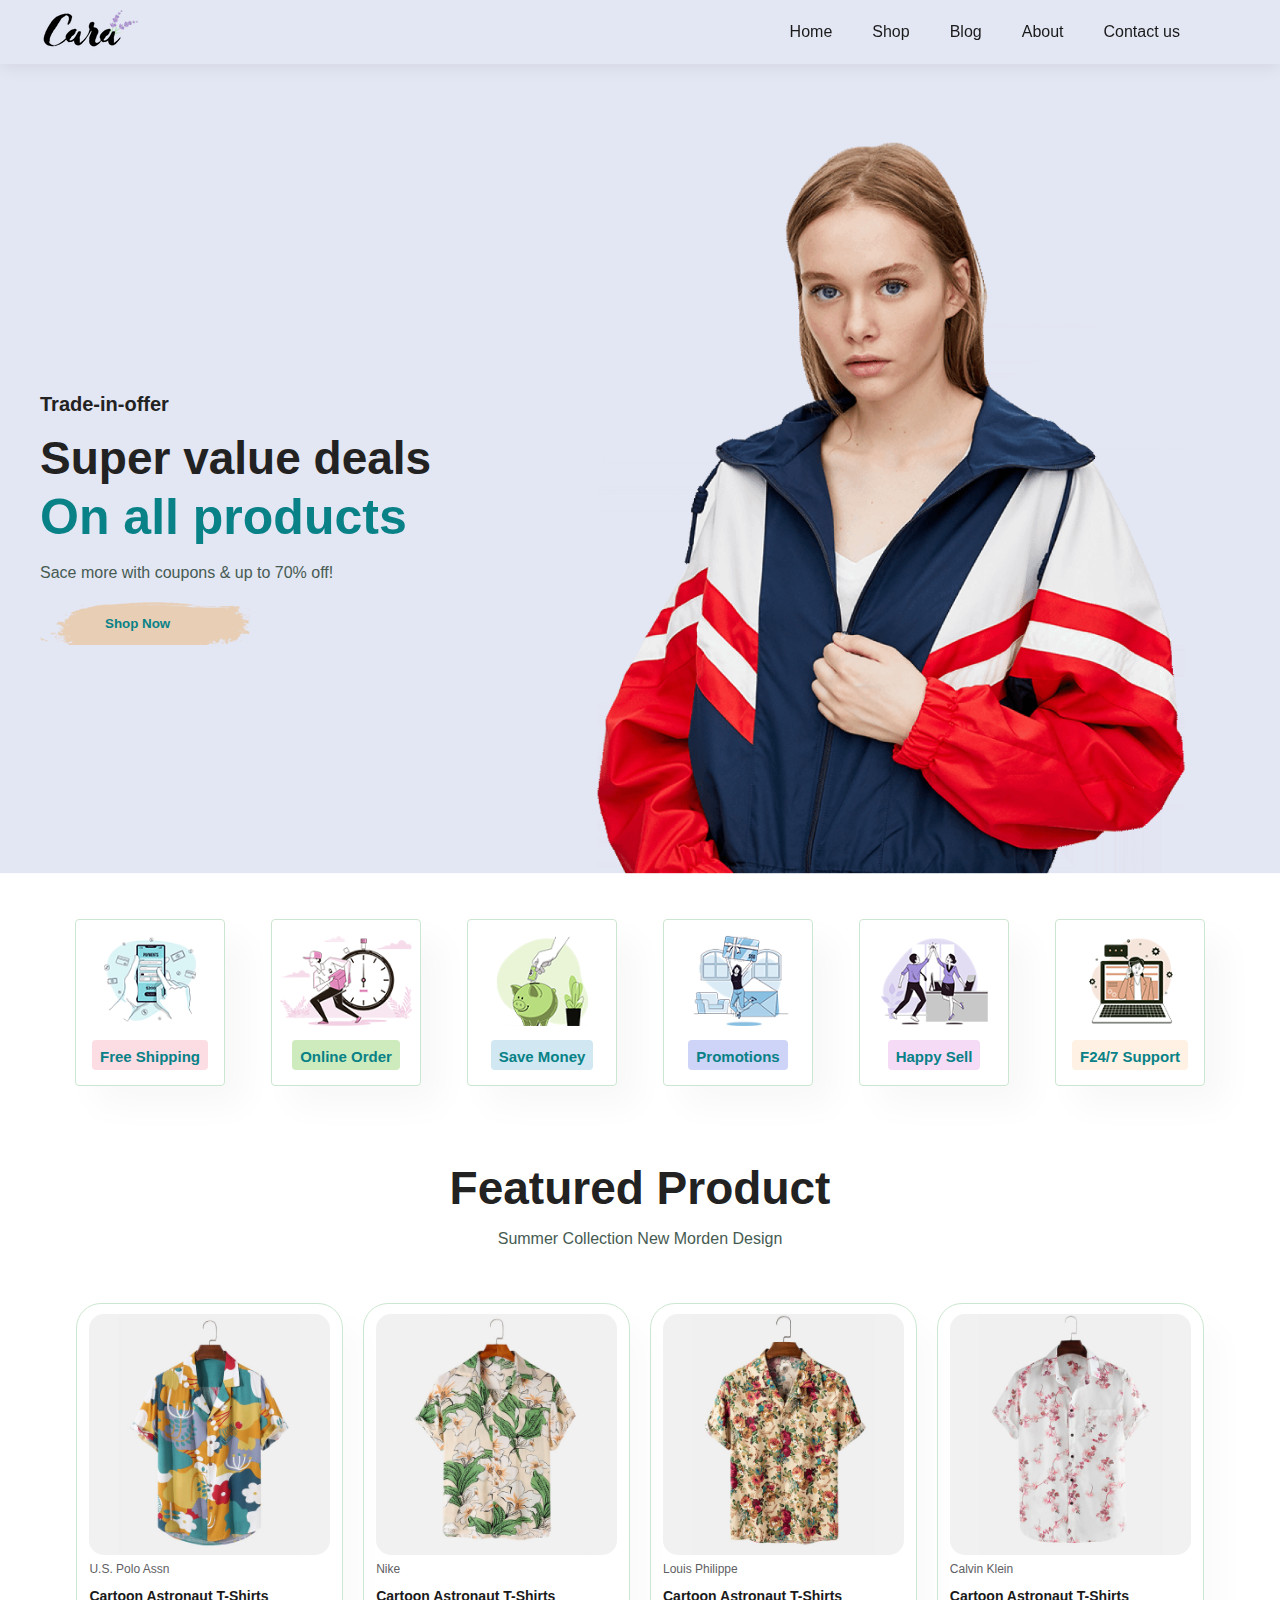
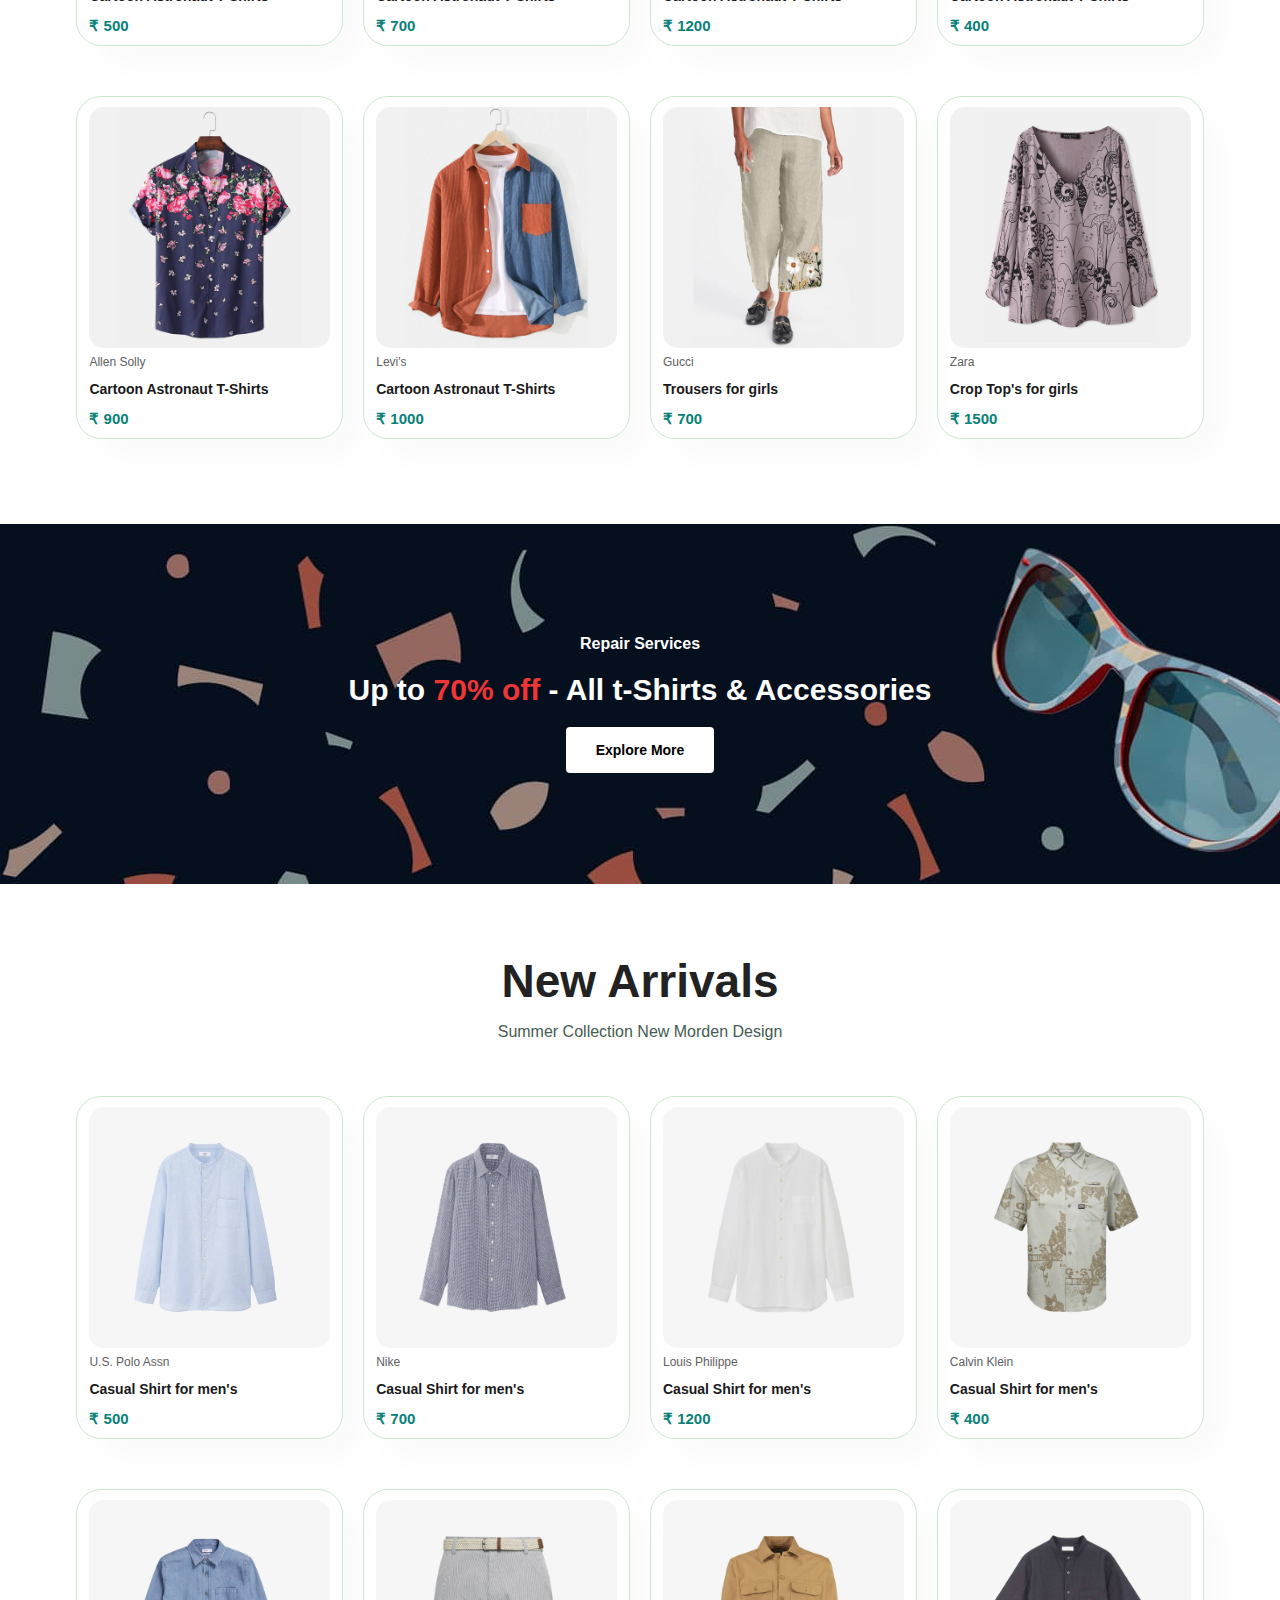
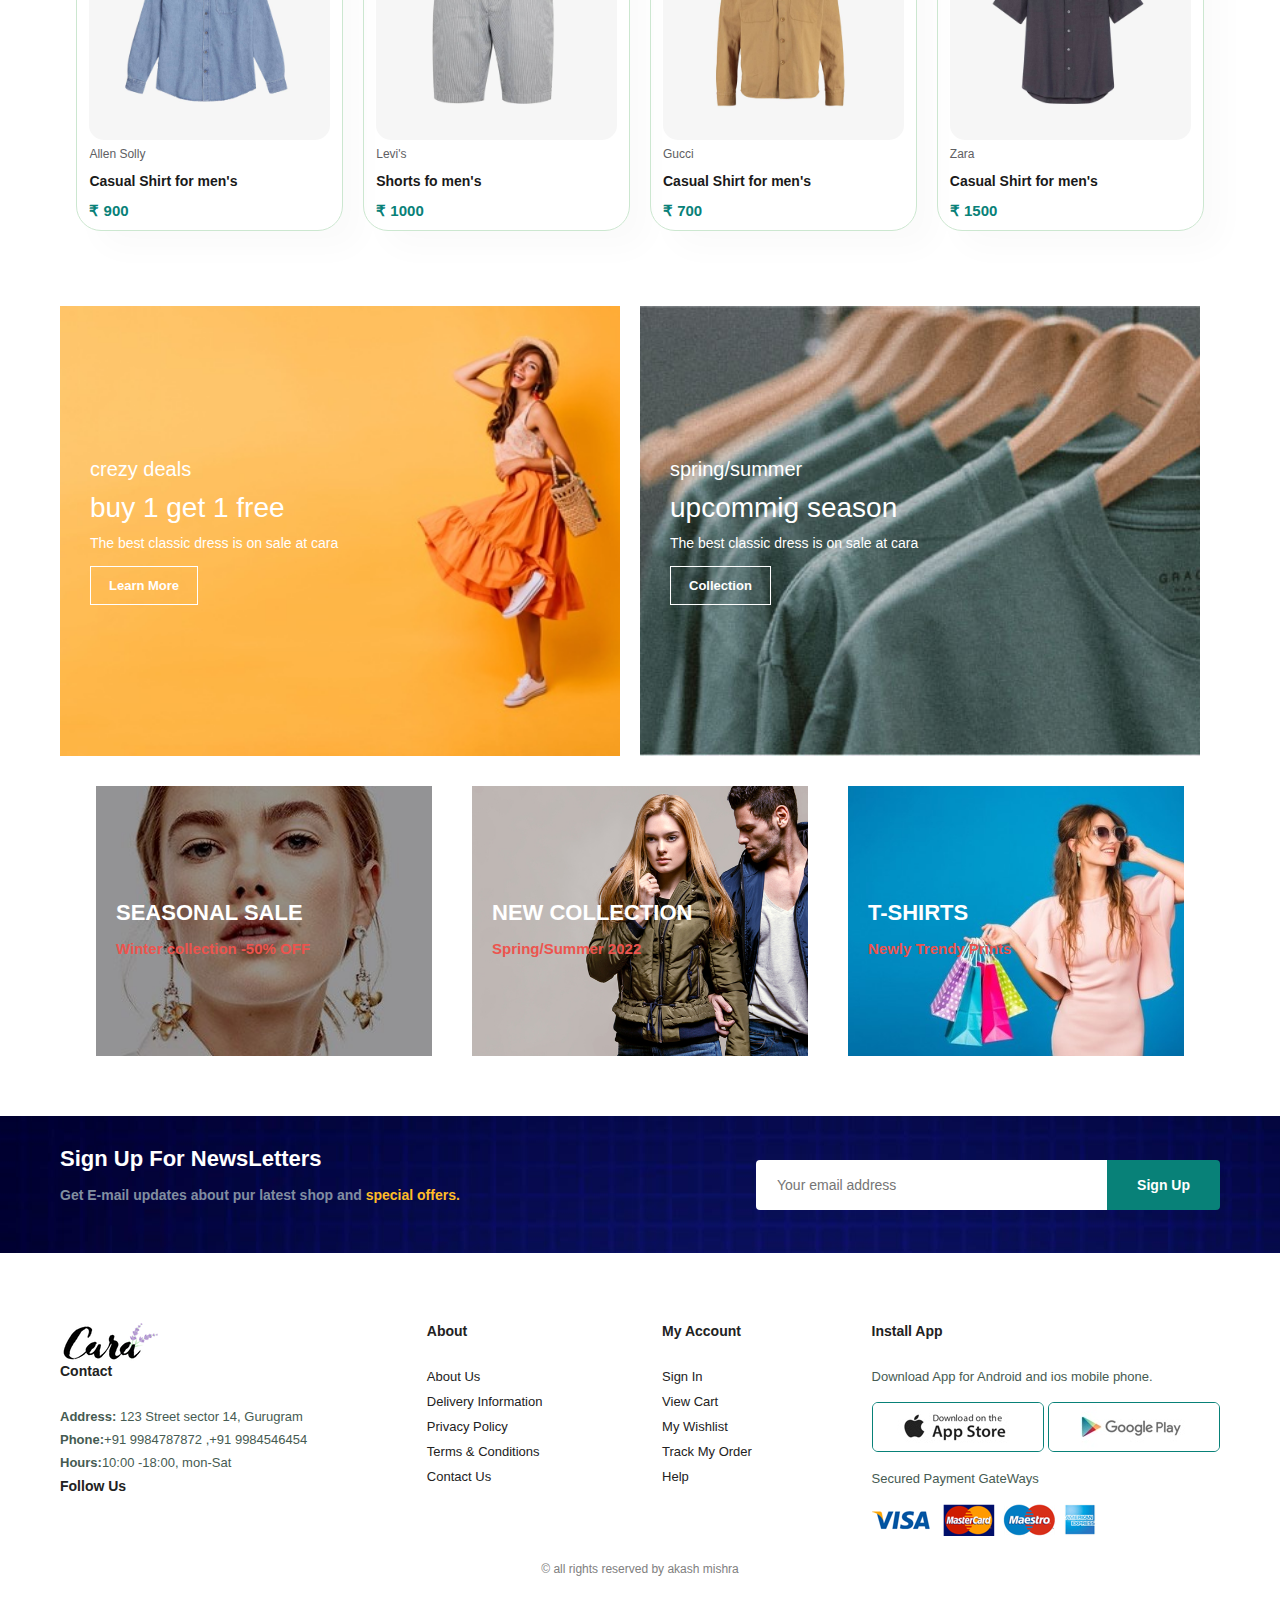
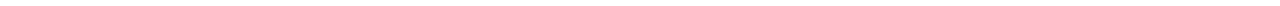
<file: index.html>
<!DOCTYPE html>
<html lang="en">
<head>
    <meta charset="UTF-8">
    <meta name="viewport" content="width=device-width, initial-scale=1.0">
    <link rel="stylesheet" href="style.css">
    <link rel="stylesheet" href="https://cdnjs.cloudflare.com/ajax/libs/font-awesome/6.5.2/css/all.min.css" integrity="sha512-SnH5WK+bZxgPHs44uWIX+LLJAJ9/2PkPKZ5QiAj6Ta86w+fsb2TkcmfRyVX3pBnMFcV7oQPJkl9QevSCWr3W6A==" crossorigin="anonymous" referrerpolicy="no-referrer" />
    <link rel="shortcut icon" href="./Images/" type="image/x-icon">
    <title>CARA</title>
</head>
<body>
   <div class="container1">
    <!-- header i sstarting -->
    <section id="header">
        <a href="#"><img src="./Images/New folder (2)/logo.png" class="logo"></a>
        <div>
            <ul id="navbar">
              <li><a  href="index.html">Home </a></li> 
               <li><a href="shop.html">Shop </a></li>
               <li><a href="blog.html">Blog </a></li>
                <li><a href="about.html">About </a></li>
                <li><a href="contact.html">Contact us </a></li>
               <li id="lg-bag"><a href="cart.html"><i class="fa-solid fa-cart-shopping"></i> </a></li>
               <a href="#" id ="close"> <i class="fa-solid fa-xmark"></i> </a>
            </ul>
        </div>
        <div id="mobile"> 
            <!-- <a href="cart.html"><i class="fa-solid fa-cart-shopping cart"></i> </a> -->
            <i id="bar" class="fa-solid fa-bars"></i>
        </div>
    </section>
    <!-- hero section is starting -->
    <section id="hero">
       <h4>Trade-in-offer</h4> 
       <h2>Super value deals</h2>
       <h1>On all products</h1>
       <p>Sace more with coupons & up to 70% off!</p>
       <button>Shop Now</button>
    </section>
    <!-- features section is starting -->
    <section id="feature" class="section-p1">
        <div class="fe-box">
            <img src="./Images/features/f1.png" alt="">
            <h6>Free Shipping</h6>
        </div>
        <div class="fe-box">
            <img src="./Images/features/f2.png" alt="">
            <h6>Online Order</h6>
        </div>

         <div class="fe-box">
            <img src="./Images/features/f3.png" alt="">
            <h6>Save Money</h6>
        </div>

         <div class="fe-box">
            <img src="./Images/features/f4.png" alt="">
            <h6>Promotions</h6>
        </div>

        <div class="fe-box">
            <img src="./Images/features/f5.png" alt="">
            <h6>Happy Sell</h6>
        </div>
        <div class="fe-box">
            <img src="./Images/features/f6.png" alt="">
            <h6>F24/7 Support</h6>
        </div>        
    </section>
<!-- product section is starting -->
<section id="product1" class="section-p1">
 <h2>Featured Product</h2>
 <p>Summer Collection New Morden Design</p>
 <div class="pro-container">
       <div class="pro"onclick="window.location.href='sproduct.html';">
      <img src="./Images/products/f1.jpg" alt="">
      <div class="dec">
        <span class="span">U.S. Polo Assn</span>
        <h5 class="h5">Cartoon Astronaut T-Shirts</h5>
        <div class="star">
           <i class="fas fa-star yellow"></i>
           <i class="fas fa-star yellow"></i> 
           <i class="fas fa-star yellow"></i> 
           <i class="fas fa-star yellow"></i> 
           <i class="fas fa-star yellow"></i> 
        </div>
        <h4 class="h4"> &#8377; 500 </h4>
      </div>
      <a href="#"><i class="fa-solid fa-cart-shopping cart" ></i></a>
       </div>


          <div class="pro"onclick="window.location.href='sproduct.html';">
      <img src="./Images/products/f2.jpg" alt="">
     <div class="dec">
        <span class="span">Nike</span>
        <h5 class="h5">Cartoon Astronaut T-Shirts</h5>
        <div class="star">
           <i class="fas fa-star yellow"></i>
           <i class="fas fa-star yellow"></i> 
           <i class="fas fa-star yellow"></i> 
           <i class="fas fa-star yellow"></i> 
           <i class="fas fa-star yellow"></i> 
        </div>
        <h4 class="h4"> &#8377; 700 </h4>
     </div>
      <a href="#"><i class="fa-solid fa-cart-shopping cart" ></i></a>
     </div>

     <div class="pro"onclick="window.location.href='sproduct.html';">
     <img src="./Images/products/f3.jpg" alt="">
     <div class="dec">
        <span class="span">Louis Philippe</span>
        <h5 class="h5">Cartoon Astronaut T-Shirts</h5>
        <div class="star">
           <i class="fas fa-star yellow"></i>
           <i class="fas fa-star yellow"></i> 
           <i class="fas fa-star yellow"></i> 
           <i class="fas fa-star yellow"></i> 
           <i class="fas fa-star yellow"></i> 
        </div>
        <h4 class="h4"> &#8377; 1200 </h4>
     </div>
     <a href="#"><i class="fa-solid fa-cart-shopping cart" ></i></a>
     </div>

      <div class="pro"onclick="window.location.href='sproduct.html';">
     <img src="./Images/products/f4.jpg" alt="">
     <div class="dec">
        <span class="span">Calvin Klein</span>
        <h5 class="h5">Cartoon Astronaut T-Shirts</h5>
        <div class="star">
           <i class="fas fa-star yellow"></i>
           <i class="fas fa-star yellow"></i> 
           <i class="fas fa-star yellow"></i> 
           <i class="fas fa-star yellow"></i> 
           <i class="fas fa-star yellow"></i> 
        </div>
        <h4 class="h4"> &#8377; 400 </h4>
     </div>
     <a href="#"><i class="fa-solid fa-cart-shopping cart" ></i></a>
     </div>

     <div class="pro"onclick="window.location.href='sproduct.html';">
     <img src="./Images/products/f5.jpg" alt="">
     <div class="dec">
        <span class="span">Allen Solly</span>
        <h5 class="h5">Cartoon Astronaut T-Shirts</h5>
        <div class="star">
           <i class="fas fa-star yellow"></i>
           <i class="fas fa-star yellow"></i> 
           <i class="fas fa-star yellow"></i> 
           <i class="fas fa-star yellow"></i> 
           <i class="fas fa-star yellow"></i> 
        </div>
        <h4 class="h4"> &#8377; 900 </h4>
      </div>
     <a href="#"><i class="fa-solid fa-cart-shopping cart" ></i></a>
      </div>

      <div class="pro"onclick="window.location.href='sproduct.html';">
     <img src="./Images/products/f6.jpg" alt="">
     <div class="dec">
        <span class="span">Levi's</span>
        <h5 class="h5">Cartoon Astronaut T-Shirts</h5>
        <div class="star">
           <i class="fas fa-star yellow"></i>
           <i class="fas fa-star yellow"></i> 
           <i class="fas fa-star yellow"></i> 
           <i class="fas fa-star yellow"></i> 
           <i class="fas fa-star yellow"></i> 
        </div>
        <h4 class="h4"> &#8377; 1000 </h4>
     </div>
     <a href="#"><i class="fa-solid fa-cart-shopping cart" ></i></a>
     </div>

     <div class="pro"onclick="window.location.href='sproduct.html';">
     <img src="./Images/products/f7.jpg" alt="">
     <div class="dec">
        <span class="span">Gucci</span>
        <h5 class="h5">Trousers for girls</h5>
        <div class="star">
           <i class="fas fa-star yellow"></i>
           <i class="fas fa-star yellow"></i> 
           <i class="fas fa-star yellow"></i> 
           <i class="fas fa-star yellow"></i> 
           <i class="fas fa-star yellow"></i> 
        </div>
        <h4 class="h4"> &#8377; 700 </h4>
     </div>
     <a href="#"><i class="fa-solid fa-cart-shopping cart" ></i></a>
     </div>

     <div class="pro"onclick="window.location.href='sproduct.html';">
     <img src="./Images/products/f8.jpg" alt="">
     <div class="dec">
        <span class="span">Zara</span>
        <h5 class="h5">Crop Top's for girls</h5>
        <div class="star">
           <i class="fas fa-star yellow"></i>
           <i class="fas fa-star yellow"></i> 
           <i class="fas fa-star yellow"></i> 
           <i class="fas fa-star yellow"></i> 
           <i class="fas fa-star yellow"></i> 
        </div>
        <h4 class="h4"> &#8377; 1500 </h4>
       </div>
      <a href="#"><i class="fa-solid fa-cart-shopping cart" ></i></a>
      </div>
    </div>
</section>
<!-- banner section is starting -->
<section id="banner" class="section-m1">

  <h4>Repair Services</h2>
  <h2>Up to <span>70% off</span> - All t-Shirts & Accessories</h2>
  <button class="normal">Explore More</button>
 </section>
<!-- second product section is starting  -->
 <section id="product1" class="section-p1">
    <h2>New Arrivals</h2>
    <p>Summer Collection New Morden Design</p>
    <div class="pro-container">
          <div class="pro"onclick="window.location.href='sproduct.html';">
         <img src="./Images/products/n1.jpg" alt="">
         <div class="dec">
           <span class="span">U.S. Polo Assn</span>
           <h5 class="h5">Casual Shirt for men's</h5>
           <div class="star">
              <i class="fas fa-star yellow"></i>
              <i class="fas fa-star yellow"></i> 
              <i class="fas fa-star yellow"></i> 
              <i class="fas fa-star yellow"></i> 
              <i class="fas fa-star yellow"></i> 
           </div>
           <h4 class="h4"> &#8377; 500 </h4>
         </div>
         <a href="#"><i class="fa-solid fa-cart-shopping cart" ></i></a>
          </div>
   
   
             <div class="pro"onclick="window.location.href='sproduct.html';">
         <img src="./Images/products/n2.jpg" alt="">
        <div class="dec">
           <span class="span">Nike</span>
           <h5 class="h5">Casual Shirt for men's</h5>
           <div class="star">
              <i class="fas fa-star yellow"></i>
              <i class="fas fa-star yellow"></i> 
              <i class="fas fa-star yellow"></i> 
              <i class="fas fa-star yellow"></i> 
              <i class="fas fa-star yellow"></i> 
           </div>
           <h4 class="h4"> &#8377; 700 </h4>
        </div>
         <a href="#"><i class="fa-solid fa-cart-shopping cart" ></i></a>
        </div>
   
        <div class="pro"onclick="window.location.href='sproduct.html';">
        <img src="./Images/products/n3.jpg" alt="">
        <div class="dec">
           <span class="span">Louis Philippe</span>
           <h5 class="h5">Casual Shirt for men's</h5>
           <div class="star">
              <i class="fas fa-star yellow"></i>
              <i class="fas fa-star yellow"></i> 
              <i class="fas fa-star yellow"></i> 
              <i class="fas fa-star yellow"></i> 
              <i class="fas fa-star yellow"></i> 
           </div>
           <h4 class="h4"> &#8377; 1200 </h4>
        </div>
        <a href="#"><i class="fa-solid fa-cart-shopping cart" ></i></a>
        </div>
   
         <div class="pro"onclick="window.location.href='sproduct.html';">
        <img src="./Images/products/n4.jpg" alt="">
        <div class="dec">
           <span class="span">Calvin Klein</span>
           <h5 class="h5">Casual Shirt for men's</h5>
           <div class="star">
              <i class="fas fa-star yellow"></i>
              <i class="fas fa-star yellow"></i> 
              <i class="fas fa-star yellow"></i> 
              <i class="fas fa-star yellow"></i> 
              <i class="fas fa-star yellow"></i> 
           </div>
           <h4 class="h4"> &#8377; 400 </h4>
        </div>
        <a href="#"><i class="fa-solid fa-cart-shopping cart" ></i></a>
        </div>
   
        <div class="pro"onclick="window.location.href='sproduct.html';">
        <img src="./Images/products/n5.jpg" alt="">
        <div class="dec">
           <span class="span">Allen Solly</span>
           <h5 class="h5">Casual Shirt for men's</h5>
           <div class="star">
              <i class="fas fa-star yellow"></i>
              <i class="fas fa-star yellow"></i> 
              <i class="fas fa-star yellow"></i> 
              <i class="fas fa-star yellow"></i> 
              <i class="fas fa-star yellow"></i> 
           </div>
           <h4 class="h4"> &#8377; 900 </h4>
         </div>
        <a href="#"><i class="fa-solid fa-cart-shopping cart" ></i></a>
         </div>
   
         <div class="pro"onclick="window.location.href='sproduct.html';">
        <img src="./Images/products/n6.jpg" alt="">
        <div class="dec">
           <span class="span">Levi's</span>
           <h5 class="h5">Shorts fo men's</h5>
           <div class="star">
              <i class="fas fa-star yellow"></i>
              <i class="fas fa-star yellow"></i> 
              <i class="fas fa-star yellow"></i> 
              <i class="fas fa-star yellow"></i> 
              <i class="fas fa-star yellow"></i> 
           </div>
           <h4 class="h4"> &#8377; 1000 </h4>
        </div>
        <a href="#"><i class="fa-solid fa-cart-shopping cart" ></i></a>
        </div>
   
        <div class="pro"onclick="window.location.href='sproduct.html';">
        <img src="./Images/products/n7.jpg" alt="">
        <div class="dec">
           <span class="span">Gucci</span>
           <h5 class="h5">Casual Shirt for men's</h5>
           <div class="star">
              <i class="fas fa-star yellow"></i>
              <i class="fas fa-star yellow"></i> 
              <i class="fas fa-star yellow"></i> 
              <i class="fas fa-star yellow"></i> 
              <i class="fas fa-star yellow"></i> 
           </div>
           <h4 class="h4"> &#8377; 700 </h4>
        </div>
        <a href="#"><i class="fa-solid fa-cart-shopping cart" ></i></a>
        </div>
   
        <div class="pro"onclick="window.location.href='sproduct.html';">
        <img src="./Images/products/n8.jpg" alt="">
        <div class="dec">
           <span class="span">Zara</span>
           <h5 class="h5">Casual Shirt for men's</h5>
           <div class="star">
              <i class="fas fa-star yellow"></i>
              <i class="fas fa-star yellow"></i> 
              <i class="fas fa-star yellow"></i> 
              <i class="fas fa-star yellow"></i> 
              <i class="fas fa-star yellow"></i> 
           </div>
           <h4 class="h4"> &#8377; 1500 </h4>
          </div>
         <a href="#"><i class="fa-solid fa-cart-shopping cart" ></i></a>
         </div>
       </div>
   </section>

<!-- sm banner section is starts here -->
<section id="sm-banner" class="section-p1 main-box">

 <div class="banner-box box1">
        <h4>crezy deals</h4>
        <h2>buy 1 get 1 free</h2>
        <span>The best classic dress is on sale at cara</span>
        <button class="white">Learn More</button>
    </div>
    <div class="banner-box akash">
        <h4>spring/summer</h4>
        <h2>upcommig season</h2>
        <span>The best classic dress is on sale at cara</span>
        <button class="white">Collection</button>
    </div>


</section>
<!-- creating banner3 section -->
<section id="banner3">
    <div class="banner-box ">
        
        <h2>SEASONAL SALE</h2>
        <h3>Winter collection -50% OFF</h3>
    </div>
    <div class="banner-box banner-box2">
        
        <h2>NEW  COLLECTION</h2>
        <h3>Spring/Summer 2022</h3>
    </div>
    <div class="banner-box banner-box3">
        
        <h2>T-SHIRTS</h2>
        <h3>Newly Trendy Prints</h3>
    </div>
</section>


<!-- creating section newsleater -->
<section id="newsletter" class="section-p1 section-m1">

    <div class="newstext">
      <h4>Sign Up For NewsLetters</h4>  
      <p>Get E-mail updates about pur latest shop and <span>special offers.</span></p>
    </div>
    <div class="form">
        <input type="text" placeholder="Your email address" class="feed">
        <button class="normal feed">Sign Up</button>
    </div>
</section>


<!-- creating footer -->

<footer class="section-p1">
    <div class="col">
        <img class="logo" src="./Images/New folder (2)/logo.png" alt="">
        <h4>Contact</h4>
        <p><strong>Address:</strong> 123 Street sector 14, Gurugram</p>
        <p><strong>Phone:</strong>+91 9984787872 ,+91 9984546454</p>
        <p><strong>Hours:</strong>10:00 -18:00, mon-Sat</p>
        <div class="follow">
            <h4>Follow Us</h4>
            <div class="icon">
            <i class="fa-brands fa-square-facebook"></i>
            <i class="fa-brands fa-instagram"></i>
            <i class="fa-brands fa-twitter"></i>
            <i class="fa-brands fa-youtube"></i>
            </div>
        </div>
    </div>

    <div class="col">
      <h4>About</h4>
      <a href="#">About Us</a>
      <a href="#">Delivery Information</a>
      <a href="#">Privacy Policy</a>
      <a href="#">Terms & Conditions</a>
      <a href="#">Contact Us</a>
      
    </div>

    <div class="col">
        <h4>My Account</h4>
        <a href="#">Sign In</a>
        <a href="#">View Cart</a>
        <a href="#">My Wishlist</a>
        <a href="#">Track My Order</a>
        <a href="#">Help</a>
        
      </div>
      <div class="call install">
        <h4>Install App</h4>
        <p>Download App for Android and ios mobile phone.</p>
        <div class="row">
            <img class="image" src="Images/pay/app.jpg" alt="">
            <img class="image" src="Images/pay/play.jpg" alt="">
        </div>
        <p>Secured Payment GateWays</p>
        <img src="Images/pay/pay.png" alt="">
      </div>
    
      <div class="copyright">&copy; all rights reserved by akash mishra</div>
 </div>
</footer>
  
 <script src="script.js"></script>
 
</body>
</html>
</file>
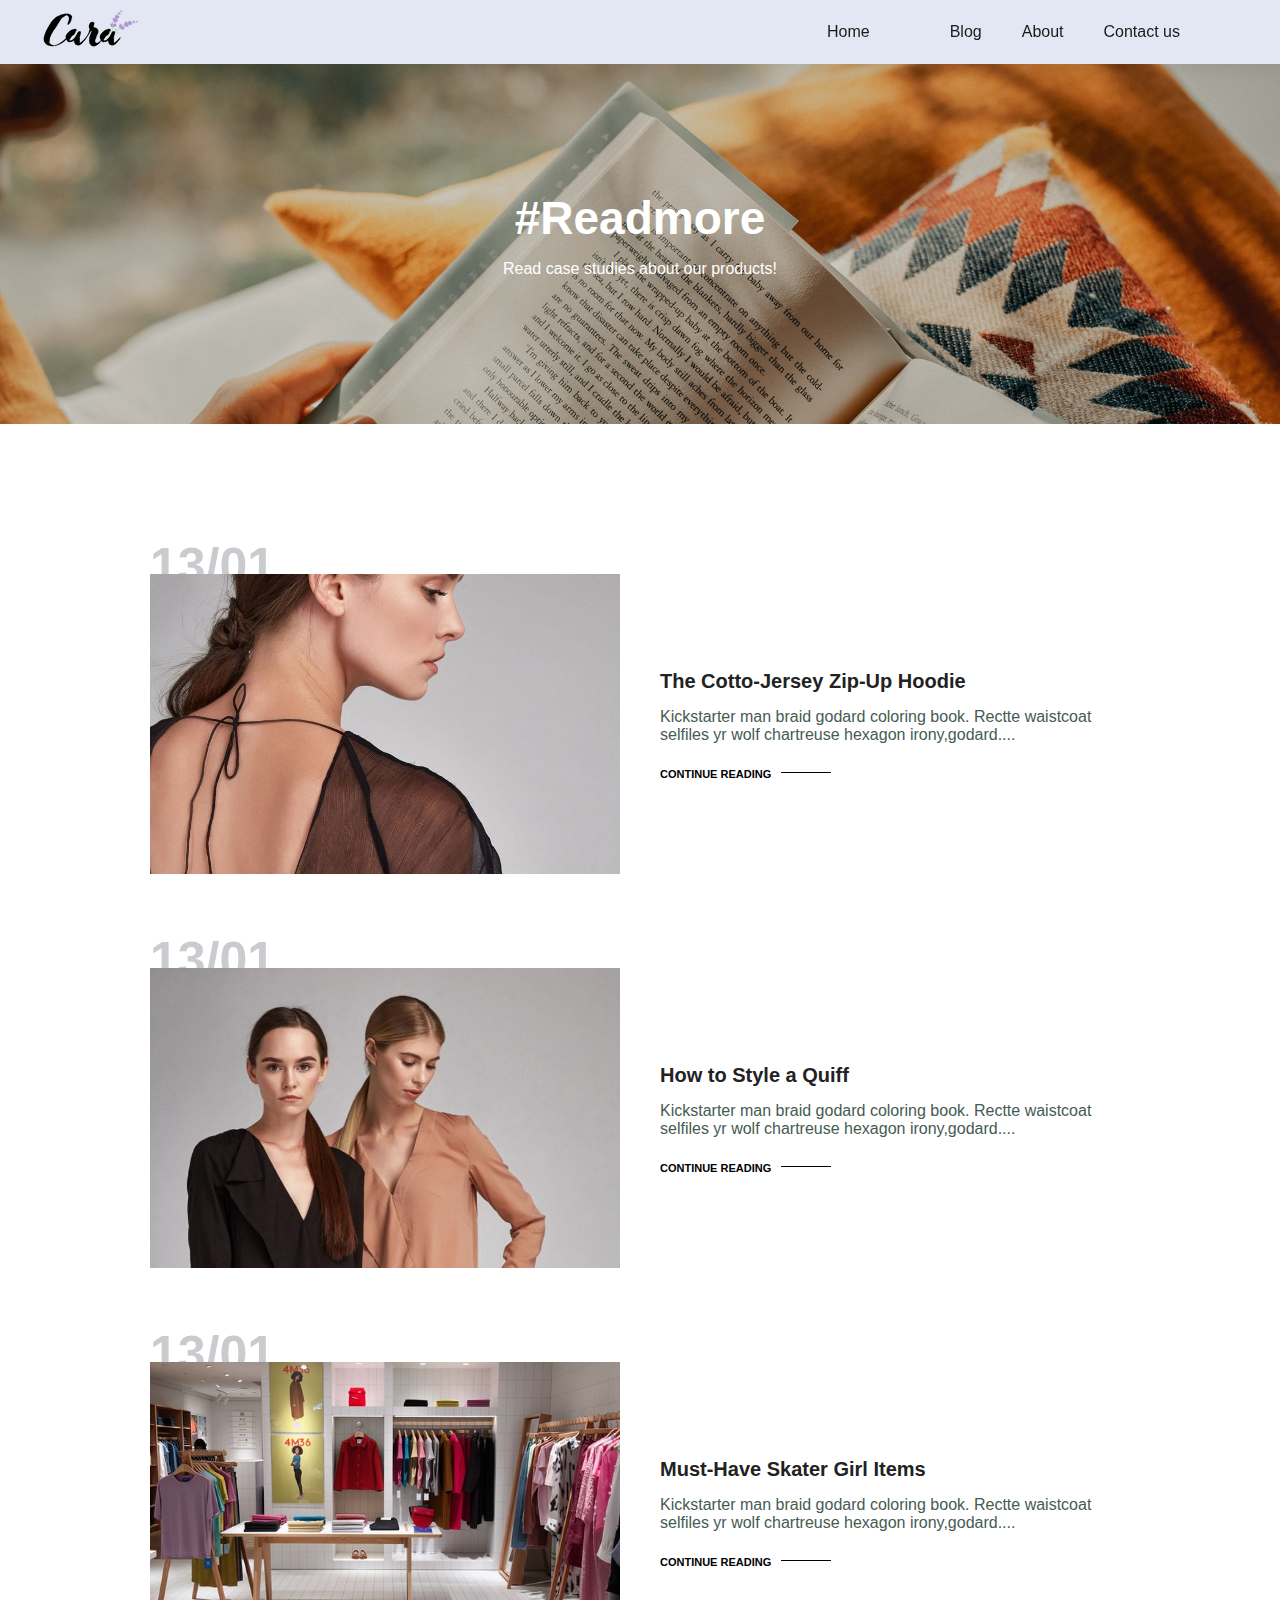
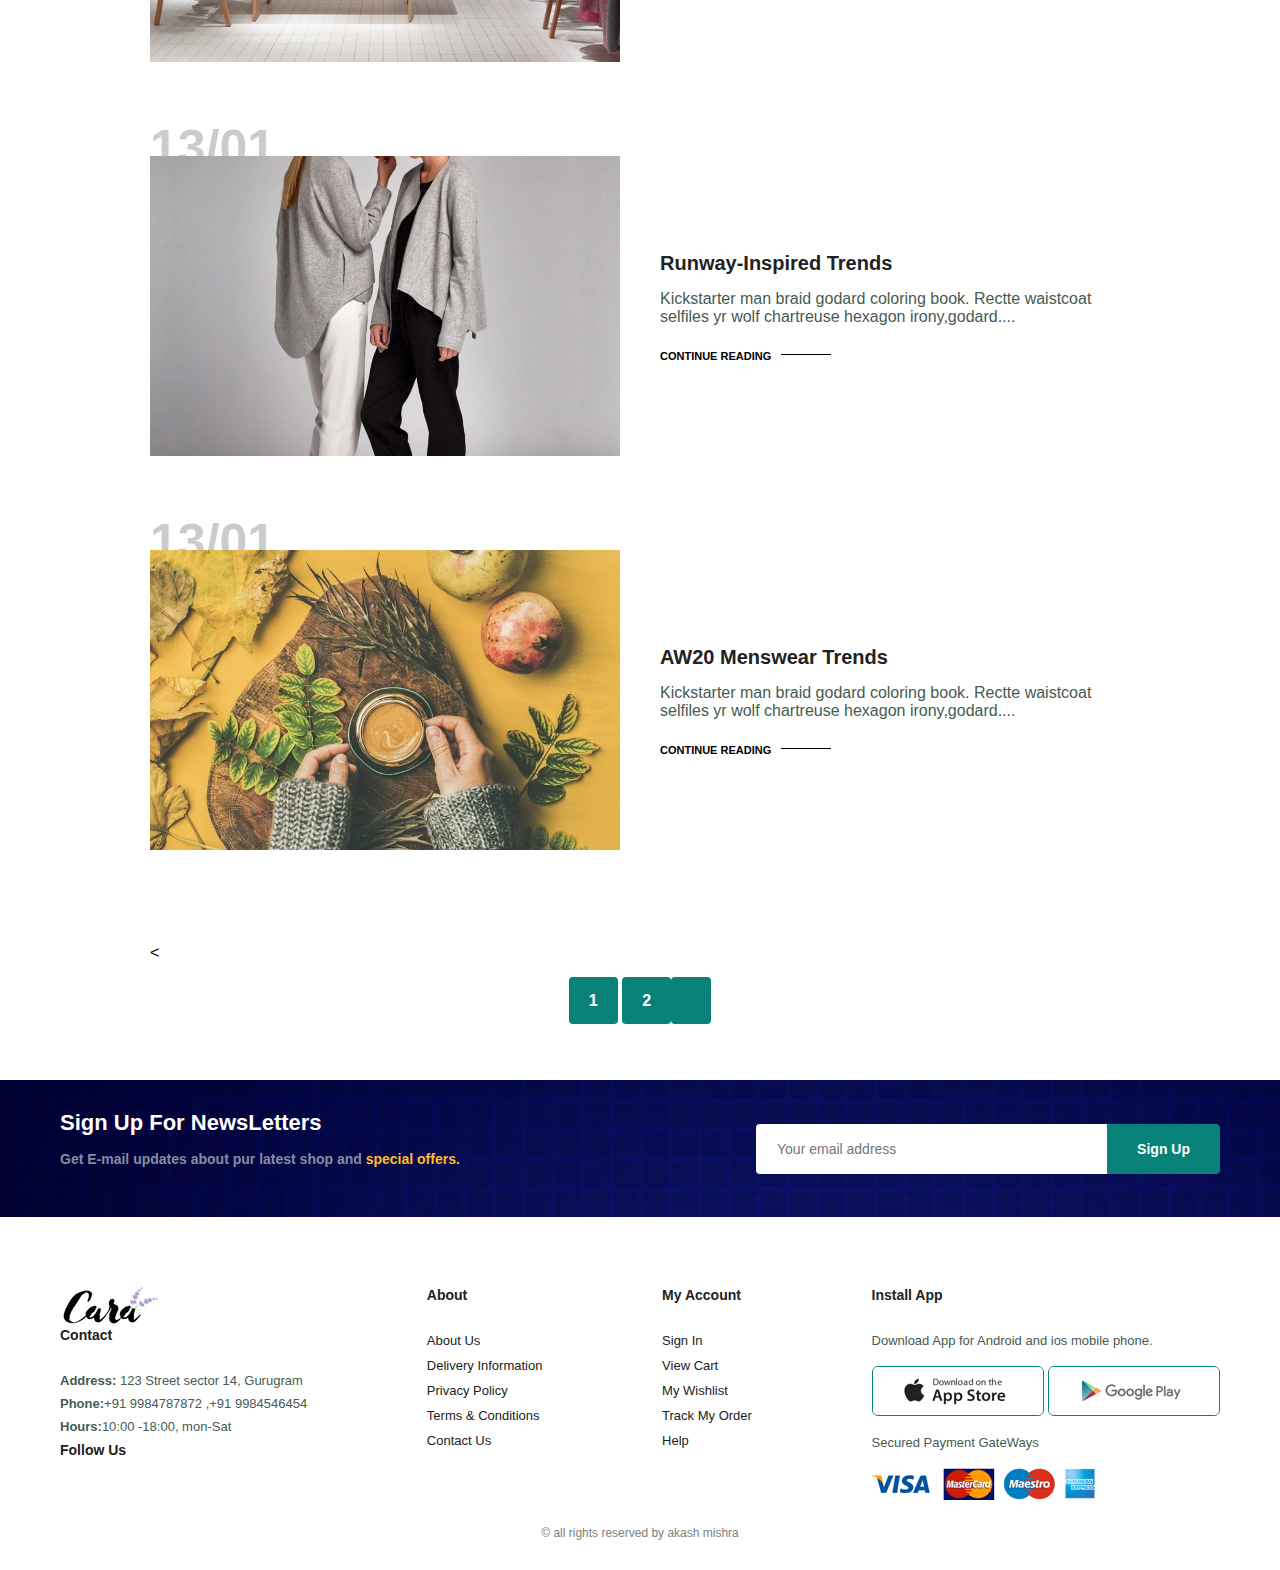
<file: blog.html>
<!DOCTYPE html>
<html lang="en">
<head>
    <meta charset="UTF-8">
    <meta name="viewport" content="width=device-width, initial-scale=1.0">
    <link rel="stylesheet" href="style.css">
    <link rel="stylesheet" href="https://cdnjs.cloudflare.com/ajax/libs/font-awesome/6.5.2/css/all.min.css" integrity="sha512-SnH5WK+bZxgPHs44uWIX+LLJAJ9/2PkPKZ5QiAj6Ta86w+fsb2TkcmfRyVX3pBnMFcV7oQPJkl9QevSCWr3W6A==" crossorigin="anonymous" referrerpolicy="no-referrer" />
    <title>Document</title>
</head>
<body>
   <div class="container1">
    <!-- header i sstarting -->
    <section id="header">
        <a href="#"><img src="./Images/New folder (2)/logo.png" class="logo"></a>
        <div>
            <ul id="navbar">
              <li><a  href="index.html">Home </a></li> 
               <li><a class="active" href="shop.html">Shop </a></li>
               <li><a href="blog.html">Blog </a></li>
                <li><a href="about.html">About </a></li>
                <li><a href="contact.html">Contact us </a></li>
               <li id="lg-bag"><a href="cart.html"><i class="fa-solid fa-cart-shopping"></i> </a></li>
               <a href="#" id ="close"> <i class="fa-solid fa-xmark"></i> </a>
            </ul>
        </div>
        <div id="mobile"> 
            <!-- <a href="cart.html"><i class="fa-solid fa-cart-shopping cart"></i> </a> -->
            <i id="bar" class="fa-solid fa-bars"></i>
        </div>
    </section>
    <!-- hero section is starting -->
    <section id="page-header" class="blog-header">
        
       <h2>#Readmore</h2>
       
       <p>Read case studies about our products!</p>
     
    </section>
    
<!-- blog starting  -->

<section id="blog">

    <div class="blog-box">

         <div class="blog-img">
              <img src="./Images/blog/b1.jpg" alt="">
         </div>
         <div class="blog-details">

          <h4>The Cotto-Jersey Zip-Up Hoodie</h4>
          <p>Kickstarter man braid godard coloring book. Rectte waistcoat selfiles yr wolf chartreuse hexagon irony,godard....</p>

           <a href="#">CONTINUE READING</a>
         </div>
         <h1>13/01</h1>

    </div>

    <div class="blog-box">

        <div class="blog-img">
             <img src="./Images/blog/b2.jpg" alt="">
        </div>
        <div class="blog-details">

         <h4>How to Style a Quiff </h4>
         <p>Kickstarter man braid godard coloring book. Rectte waistcoat selfiles yr wolf chartreuse hexagon irony,godard....</p>

          <a href="#">CONTINUE READING</a>
        </div>
        <h1>13/01</h1>

   </div>

   <div class="blog-box">

    <div class="blog-img">
         <img src="./Images/blog/b3.jpg" alt="">
    </div>
    <div class="blog-details">

     <h4>Must-Have Skater Girl Items</h4>
     <p>Kickstarter man braid godard coloring book. Rectte waistcoat selfiles yr wolf chartreuse hexagon irony,godard....</p>

      <a href="#">CONTINUE READING</a>
    </div>
    <h1>13/01</h1>

</div>

<div class="blog-box">

    <div class="blog-img">
         <img src="./Images/blog/b4.jpg" alt="">
    </div>
    <div class="blog-details">

     <h4>Runway-Inspired Trends</h4>
     <p>Kickstarter man braid godard coloring book. Rectte waistcoat selfiles yr wolf chartreuse hexagon irony,godard....</p>

      <a href="#">CONTINUE READING</a>
    </div>
    <h1>13/01</h1>

</div>

<div class="blog-box">

    <div class="blog-img">
         <img src="./Images/blog/b6.jpg" alt="">
    </div>
    <div class="blog-details">

     <h4>AW20 Menswear Trends</h4>
     <p>Kickstarter man braid godard coloring book. Rectte waistcoat selfiles yr wolf chartreuse hexagon irony,godard....</p>

      <a href="#">CONTINUE READING</a>
    </div>
    <h1>13/01</h1>

</div>
<


</section>

<section id="pagination" class="section-p1" >

   <a href="#">1</a>
   <a href="#">2</a>
   <a href="#"><i class="fa-solid fa-arrow-right-arrow-left"></i></a>

</section>

<!-- creating section newsleater -->
<section id="newsletter" class="section-p1 section-m1">

    <div class="newstext">
      <h4>Sign Up For NewsLetters</h4>  
      <p>Get E-mail updates about pur latest shop and <span>special offers.</span></p>
    </div>
    <div class="form">
        <input type="text" placeholder="Your email address" class="feed">
        <button class="normal feed">Sign Up</button>
    </div>
</section>


<!-- creating footer -->

<footer class="section-p1">
    <div class="col">
        <img class="logo" src="./Images/New folder (2)/logo.png" alt="">
        <h4>Contact</h4>
        <p><strong>Address:</strong> 123 Street sector 14, Gurugram</p>
        <p><strong>Phone:</strong>+91 9984787872 ,+91 9984546454</p>
        <p><strong>Hours:</strong>10:00 -18:00, mon-Sat</p>
        <div class="follow">
            <h4>Follow Us</h4>
            <div class="icon">
            <i class="fa-brands fa-square-facebook"></i>
            <i class="fa-brands fa-instagram"></i>
            <i class="fa-brands fa-twitter"></i>
            <i class="fa-brands fa-youtube"></i>
            </div>
        </div>
    </div>

    <div class="col">
      <h4>About</h4>
      <a href="#">About Us</a>
      <a href="#">Delivery Information</a>
      <a href="#">Privacy Policy</a>
      <a href="#">Terms & Conditions</a>
      <a href="#">Contact Us</a>
      
    </div>

    <div class="col">
        <h4>My Account</h4>
        <a href="#">Sign In</a>
        <a href="#">View Cart</a>
        <a href="#">My Wishlist</a>
        <a href="#">Track My Order</a>
        <a href="#">Help</a>
        
      </div>
      <div class="call install">
        <h4>Install App</h4>
        <p>Download App for Android and ios mobile phone.</p>
        <div class="row">
            <img class="image" src="Images/pay/app.jpg" alt="">
            <img class="image" src="Images/pay/play.jpg" alt="">
        </div>
        <p>Secured Payment GateWays</p>
        <img src="Images/pay/pay.png" alt="">
      </div>
    
      <div class="copyright">&copy; all rights reserved by akash mishra</div>
 </div>
</footer>
  
 <script src="script.js"></script>
 
</body>
</html>
</file>
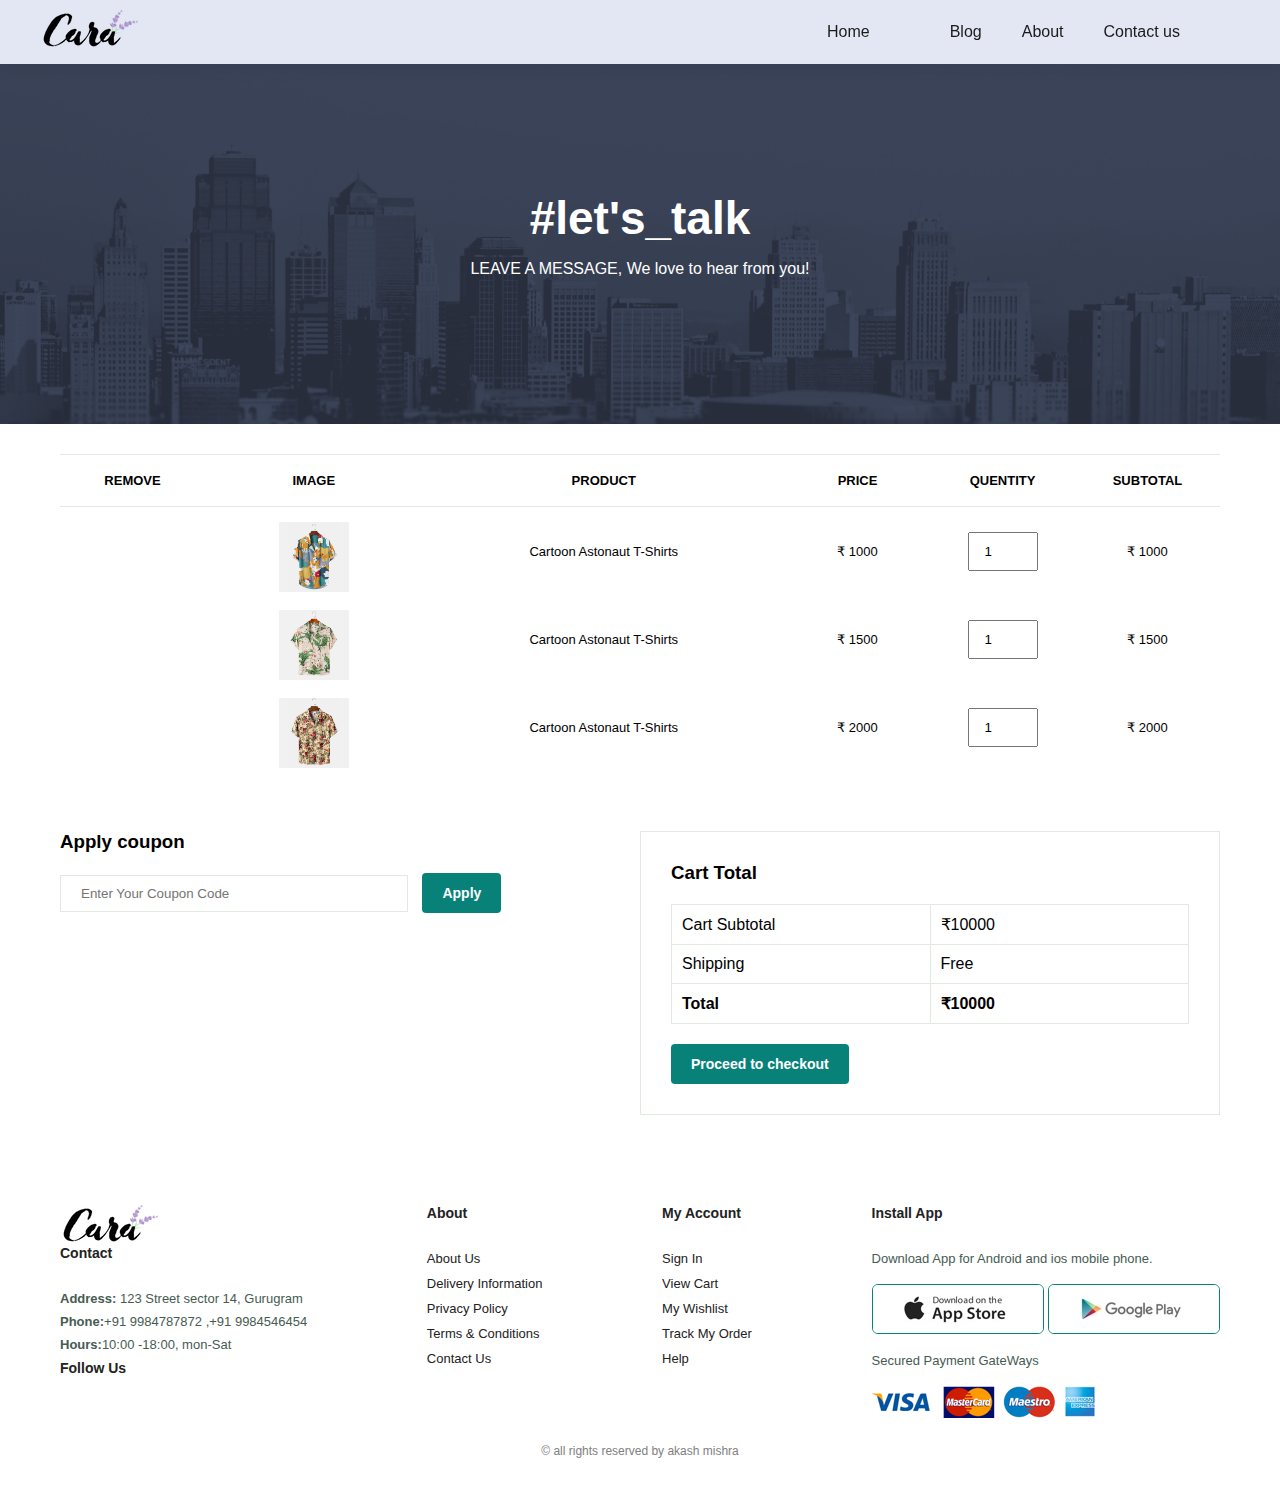
<file: cart.html>
<!DOCTYPE html>
<html lang="en">
<head>
    <meta charset="UTF-8">
    <meta name="viewport" content="width=device-width, initial-scale=1.0">
    <link rel="stylesheet" href="style.css">
    <link rel="stylesheet" href="https://cdnjs.cloudflare.com/ajax/libs/font-awesome/6.5.2/css/all.min.css" integrity="sha512-SnH5WK+bZxgPHs44uWIX+LLJAJ9/2PkPKZ5QiAj6Ta86w+fsb2TkcmfRyVX3pBnMFcV7oQPJkl9QevSCWr3W6A==" crossorigin="anonymous" referrerpolicy="no-referrer" />
    <title>Document</title>
</head>
<body>
   <div class="container1">
    <!-- header i sstarting -->
    <section id="header">
        <a href="#"><img src="./Images/New folder (2)/logo.png" class="logo"></a>
        <div>
            <ul id="navbar">
              <li><a  href="index.html">Home </a></li> 
               <li><a class="active" href="shop.html">Shop </a></li>
               <li><a href="blog.html">Blog </a></li>
                <li><a href="about.html">About </a></li>
                <li><a href="contact.html">Contact us </a></li>
               <li id="lg-bag"><a href="cart.html"><i class="fa-solid fa-cart-shopping"></i> </a></li>
               <a href="#" id ="close"> <i class="fa-solid fa-xmark"></i> </a>
            </ul>
        </div>
        <div id="mobile"> 
            <!-- <a href="cart.html"><i class="fa-solid fa-cart-shopping cart"></i> </a> -->
            <i id="bar" class="fa-solid fa-bars"></i>
        </div>
    </section>
    <!-- hero section is starting -->
    <section id="page-header" class="about-header">
        
       <h2>#let's_talk</h2>
       
       <p> LEAVE A MESSAGE, We love to hear from you!</p>
    </section>

    <section id="cart" class="section-p1">

        <table width="100%">

            <thead>
                <td>Remove</td>
                <td>image</td>
                <td>Product</td>
                <td>Price</td>
                <td>Quentity</td>
                <td>Subtotal</td>
            </thead>
          
           <tbody>
             <tr>
                <td><a href="#"><i class="fa-solid fa-circle-xmark"></i></a></td>
                <td><img src="./Images/products/f1.jpg" alt=""></td>
                <td>Cartoon Astonaut T-Shirts</td>
                <td>&#8377; 1000</td>
                <td><input type="number" value="1"></td>
                <td>&#8377; 1000</td>
             </tr>

             <tr>
                <td><a href="#"><i class="fa-solid fa-circle-xmark"></i></a></td>
                <td><img src="./Images/products/f2.jpg" alt=""></td>
                <td>Cartoon Astonaut T-Shirts</td>
                <td>&#8377; 1500</td>
                <td><input type="number" value="1"></td>
                <td>&#8377; 1500</td>
             </tr>
               
             <tr>
                <td><a href="#"><i class="fa-solid fa-circle-xmark"></i></a></td>
                <td><img src="./Images/products/f3.jpg" alt=""></td>
                <td>Cartoon Astonaut T-Shirts</td>
                <td>&#8377; 2000</td>
                <td><input type="number" value="1"></td>
                <td>&#8377; 2000</td>
              </tr>

           </tbody>

        </table>

    </section>
    
    <section id="cart-add" class="section-p1">

         <div id="coupon">
            <h3>Apply coupon</h3>
            <div>
                <input type="text" placeholder="Enter Your Coupon Code">
                <button class="normal">Apply</button>
            </div>
        </div>

            <div id="subtotal">
               <h3>Cart Total</h3>   
             
              <table>

                 <tr>
                    <td>Cart Subtotal</td>
                    <td>&#8377;10000</td>
                 </tr>

                 <tr>
                    <td>Shipping</td>
                    <td>Free</td>
                 </tr>

                 <tr>
                    <td><strong>Total</strong></td>
                    <td><strong>&#8377;10000</strong></td>
                 </tr>

              </table>
              <button class="normal">Proceed to checkout</button>
            </div>

    </section>
  

<footer class="section-p1">
    <div class="col">
        <img class="logo"  src="./Images/New folder (2)/logo.png" alt="">
        <h4>Contact</h4>
        <p><strong>Address:</strong> 123 Street sector 14, Gurugram</p>
        <p><strong>Phone:</strong>+91 9984787872 ,+91 9984546454</p>
        <p><strong>Hours:</strong>10:00 -18:00, mon-Sat</p>
        <div class="follow">
            <h4>Follow Us</h4>
            <div class="icon">
            <i class="fa-brands fa-square-facebook"></i>
            <i class="fa-brands fa-instagram"></i>
            <i class="fa-brands fa-twitter"></i>
            <i class="fa-brands fa-youtube"></i>
            </div>
        </div>
    </div>

    <div class="col">
      <h4>About</h4>
      <a href="#">About Us</a>
      <a href="#">Delivery Information</a>
      <a href="#">Privacy Policy</a>
      <a href="#">Terms & Conditions</a>
      <a href="#">Contact Us</a>
      
    </div>

    <div class="col">
        <h4>My Account</h4>
        <a href="#">Sign In</a>
        <a href="#">View Cart</a>
        <a href="#">My Wishlist</a>
        <a href="#">Track My Order</a>
        <a href="#">Help</a>
        
      </div>
      <div class="call install">
        <h4>Install App</h4>
        <p>Download App for Android and ios mobile phone.</p>
        <div class="row">
            <img class="image" src="Images/pay/app.jpg" alt="">
            <img class="image" src="Images/pay/play.jpg" alt="">
        </div>
        <p>Secured Payment GateWays</p>
        <img src="Images/pay/pay.png" alt="">
      </div>
    
      <div class="copyright">&copy; all rights reserved by akash mishra</div>
 </div>
</footer>
  
 <script src="script.js"></script>
 
</body>
</html>
</file>
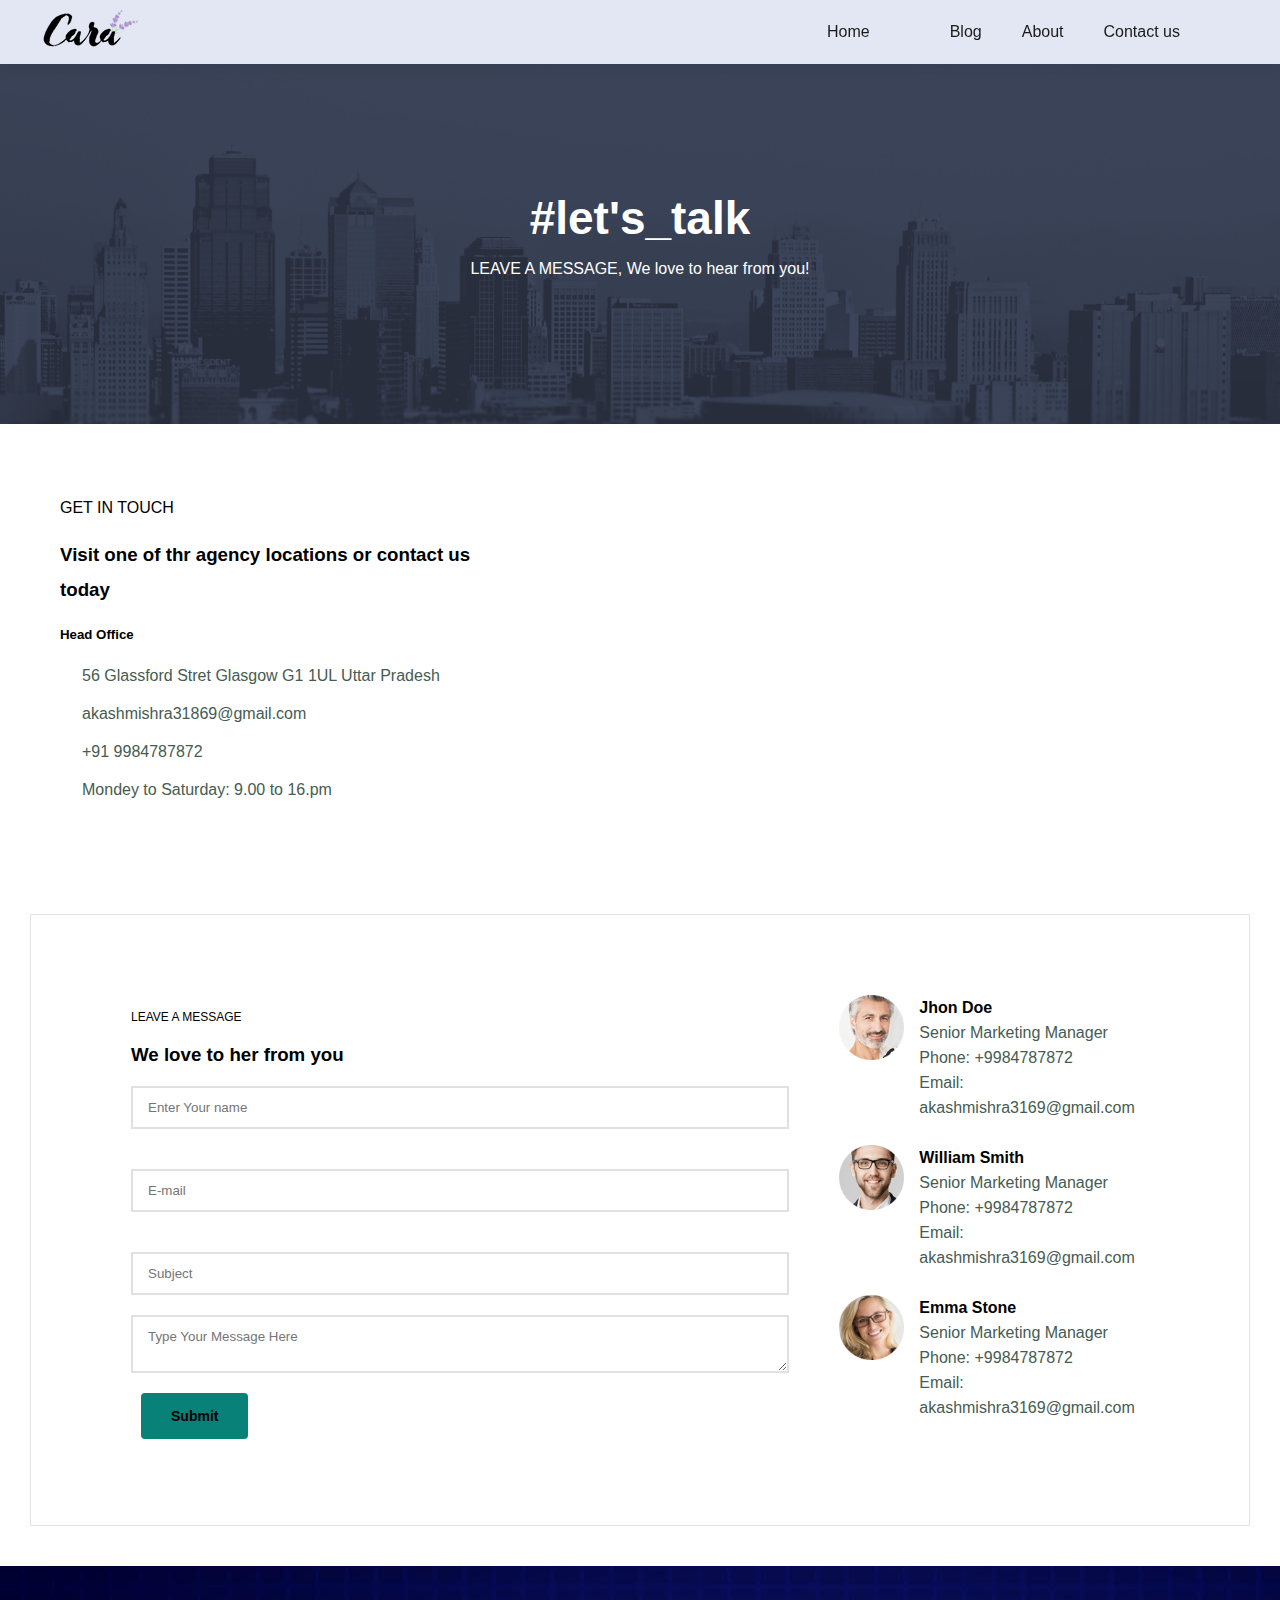
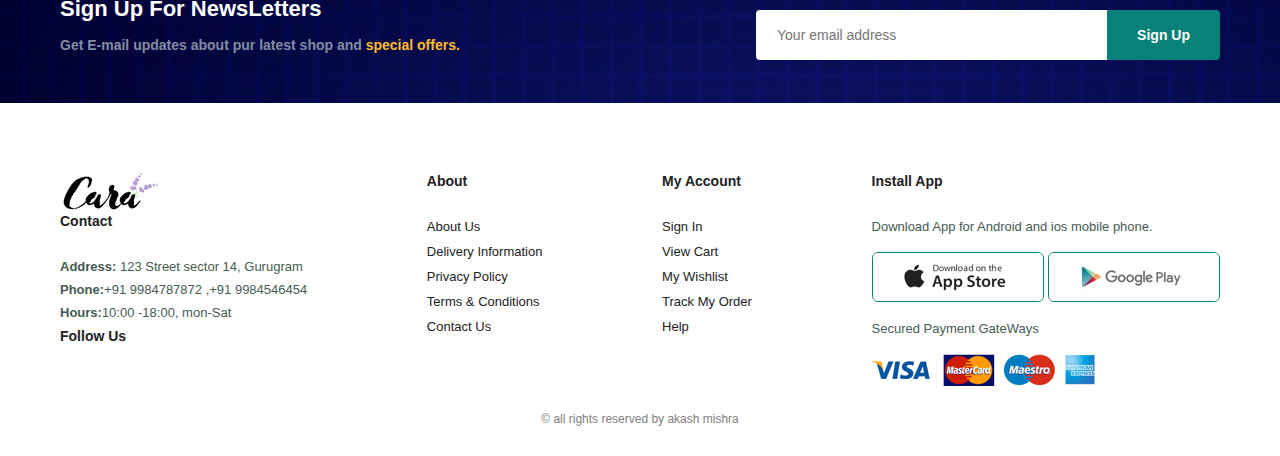
<file: contact.html>
<!DOCTYPE html>
<html lang="en">
<head>
    <meta charset="UTF-8">
    <meta name="viewport" content="width=device-width, initial-scale=1.0">
    <link rel="stylesheet" href="style.css">
    <link rel="stylesheet" href="https://cdnjs.cloudflare.com/ajax/libs/font-awesome/6.5.2/css/all.min.css" integrity="sha512-SnH5WK+bZxgPHs44uWIX+LLJAJ9/2PkPKZ5QiAj6Ta86w+fsb2TkcmfRyVX3pBnMFcV7oQPJkl9QevSCWr3W6A==" crossorigin="anonymous" referrerpolicy="no-referrer" />
    <title>Document</title>
</head>
<body>
   <div class="container1">
    <!-- header i sstarting -->
    <section id="header">
        <a href="#"><img src="./Images/New folder (2)/logo.png" class="logo"></a>
        <div>
            <ul id="navbar">
              <li><a  href="index.html">Home </a></li> 
               <li><a class="active" href="shop.html">Shop </a></li>
               <li><a href="blog.html">Blog </a></li>
                <li><a href="about.html">About </a></li>
                <li><a href="contact.html">Contact us </a></li>
               <li id="lg-bag"><a href="cart.html"><i class="fa-solid fa-cart-shopping"></i> </a></li>
               <a href="#" id ="close"> <i class="fa-solid fa-xmark"></i> </a>
            </ul>
        </div>
        <div id="mobile"> 
            <!-- <a href="cart.html"><i class="fa-solid fa-cart-shopping cart"></i> </a> -->
            <i id="bar" class="fa-solid fa-bars"></i>
        </div>
    </section>
    <!-- hero section is starting -->
    <section id="page-header" class="about-header">
        
       <h2>#let's_talk</h2>
       
       <p> LEAVE A MESSAGE, We love to hear from you!</p>
    </section>

    <section id="contact-details" class="section-p1">

        <div class="details">
            <span>GET IN  TOUCH</span>
            <h3>Visit one of thr agency locations or contact us today</h3>
            <h5>Head Office</h5>
            <div>
                <li>
                    <i class="fa-solid fa-map-pin"></i> 
                    <p>56 Glassford Stret Glasgow G1 1UL Uttar Pradesh</p>
                </li>
                <li>
                    <i class="fa-solid fa-envelope"></i>
                    <p>akashmishra31869@gmail.com</p>
                </li>
                <li>
                    <i class="fa-solid fa-phone"></i>
                    <p>+91 9984787872</p>
                </li>
                <li>
                    <i class="fa-solid fa-clock"></i>
                    <p>Mondey to Saturday: 9.00 to 16.pm</p>
                </li>
            </div>
        </div>

        <div class="map">
            <iframe src="https://www.google.com/maps/embed?pb=!1m18!1m12!1m3!1d3561.7335032970664!2d82.1874591!3d26.784763599999998!2m3!1f0!2f0!3f0!3m2!1i1024!2i768!4f13.1!3m3!1m2!1s0x399a07c47ece6c5d%3A0x68e2fb67cd74e599!2sK.S.%20Saket%20P.G.%20College%20Ayodhya!5e0!3m2!1sen!2sin!4v1715593143679!5m2!1sen!2sin" width="600" height="450" style="border:0;" allowfullscreen="" loading="lazy" referrerpolicy="no-referrer-when-downgrade"></iframe>
        </div>   

    </section>
    
  <section id="form-details">

     <form action="">

        <span>LEAVE A MESSAGE</span>
        <h3>We love to her from you</h3>
        <input type="text" placeholder="Enter Your name">
        <input type="text" placeholder="E-mail">
        <input type="text" placeholder="Subject">
        <textarea name="" id="" placeholder="Type Your Message Here"></textarea>
        <button class="normal button1">Submit</button>
     </form>

    <div class="people">
         <div><img src="./Images/people/1.png" alt="">
            <p><span>Jhon Doe</span>Senior Marketing Manager
                 <br>Phone: +9984787872
                 <br>Email: akashmishra3169@gmail.com</p></div>
        
                 <div><img src="./Images/people/2.png" alt="">
                    <p><span>William Smith</span>Senior Marketing Manager
                         <br>Phone: +9984787872
                         <br>Email: akashmishra3169@gmail.com</p>
                </div>
                         <div><img src="./Images/people/3.png" alt="">
                            <p><span>Emma Stone</span>Senior Marketing Manager
                                 <br>Phone: +9984787872
                                 <br>Email: akashmishra3169@gmail.com</p></div>

    </div>
  </section>

<section id="newsletter" class="section-p1 section-m1">

    <div class="newstext">
      <h4>Sign Up For NewsLetters</h4>  
      <p>Get E-mail updates about pur latest shop and <span>special offers.</span></p>
    </div>
    <div class="form">
        <input type="text" placeholder="Your email address" class="feed">
        <button class="normal feed">Sign Up</button>
    </div>
</section>

<footer class="section-p1">
    <div class="col">
        <img class="logo"  src="./Images/New folder (2)/logo.png" alt="">
        <h4>Contact</h4>
        <p><strong>Address:</strong> 123 Street sector 14, Gurugram</p>
        <p><strong>Phone:</strong>+91 9984787872 ,+91 9984546454</p>
        <p><strong>Hours:</strong>10:00 -18:00, mon-Sat</p>
        <div class="follow">
            <h4>Follow Us</h4>
            <div class="icon">
            <i class="fa-brands fa-square-facebook"></i>
            <i class="fa-brands fa-instagram"></i>
            <i class="fa-brands fa-twitter"></i>
            <i class="fa-brands fa-youtube"></i>
            </div>
        </div>
    </div>

    <div class="col">
      <h4>About</h4>
      <a href="#">About Us</a>
      <a href="#">Delivery Information</a>
      <a href="#">Privacy Policy</a>
      <a href="#">Terms & Conditions</a>
      <a href="#">Contact Us</a>
      
    </div>

    <div class="col">
        <h4>My Account</h4>
        <a href="#">Sign In</a>
        <a href="#">View Cart</a>
        <a href="#">My Wishlist</a>
        <a href="#">Track My Order</a>
        <a href="#">Help</a>
        
      </div>
      <div class="call install">
        <h4>Install App</h4>
        <p>Download App for Android and ios mobile phone.</p>
        <div class="row">
            <img class="image" src="Images/pay/app.jpg" alt="">
            <img class="image" src="Images/pay/play.jpg" alt="">
        </div>
        <p>Secured Payment GateWays</p>
        <img src="Images/pay/pay.png" alt="">
      </div>
    
      <div class="copyright">&copy; all rights reserved by akash mishra</div>
 </div>
</footer>
  
 <script src="script.js"></script>
 
</body>
</html>
</file>
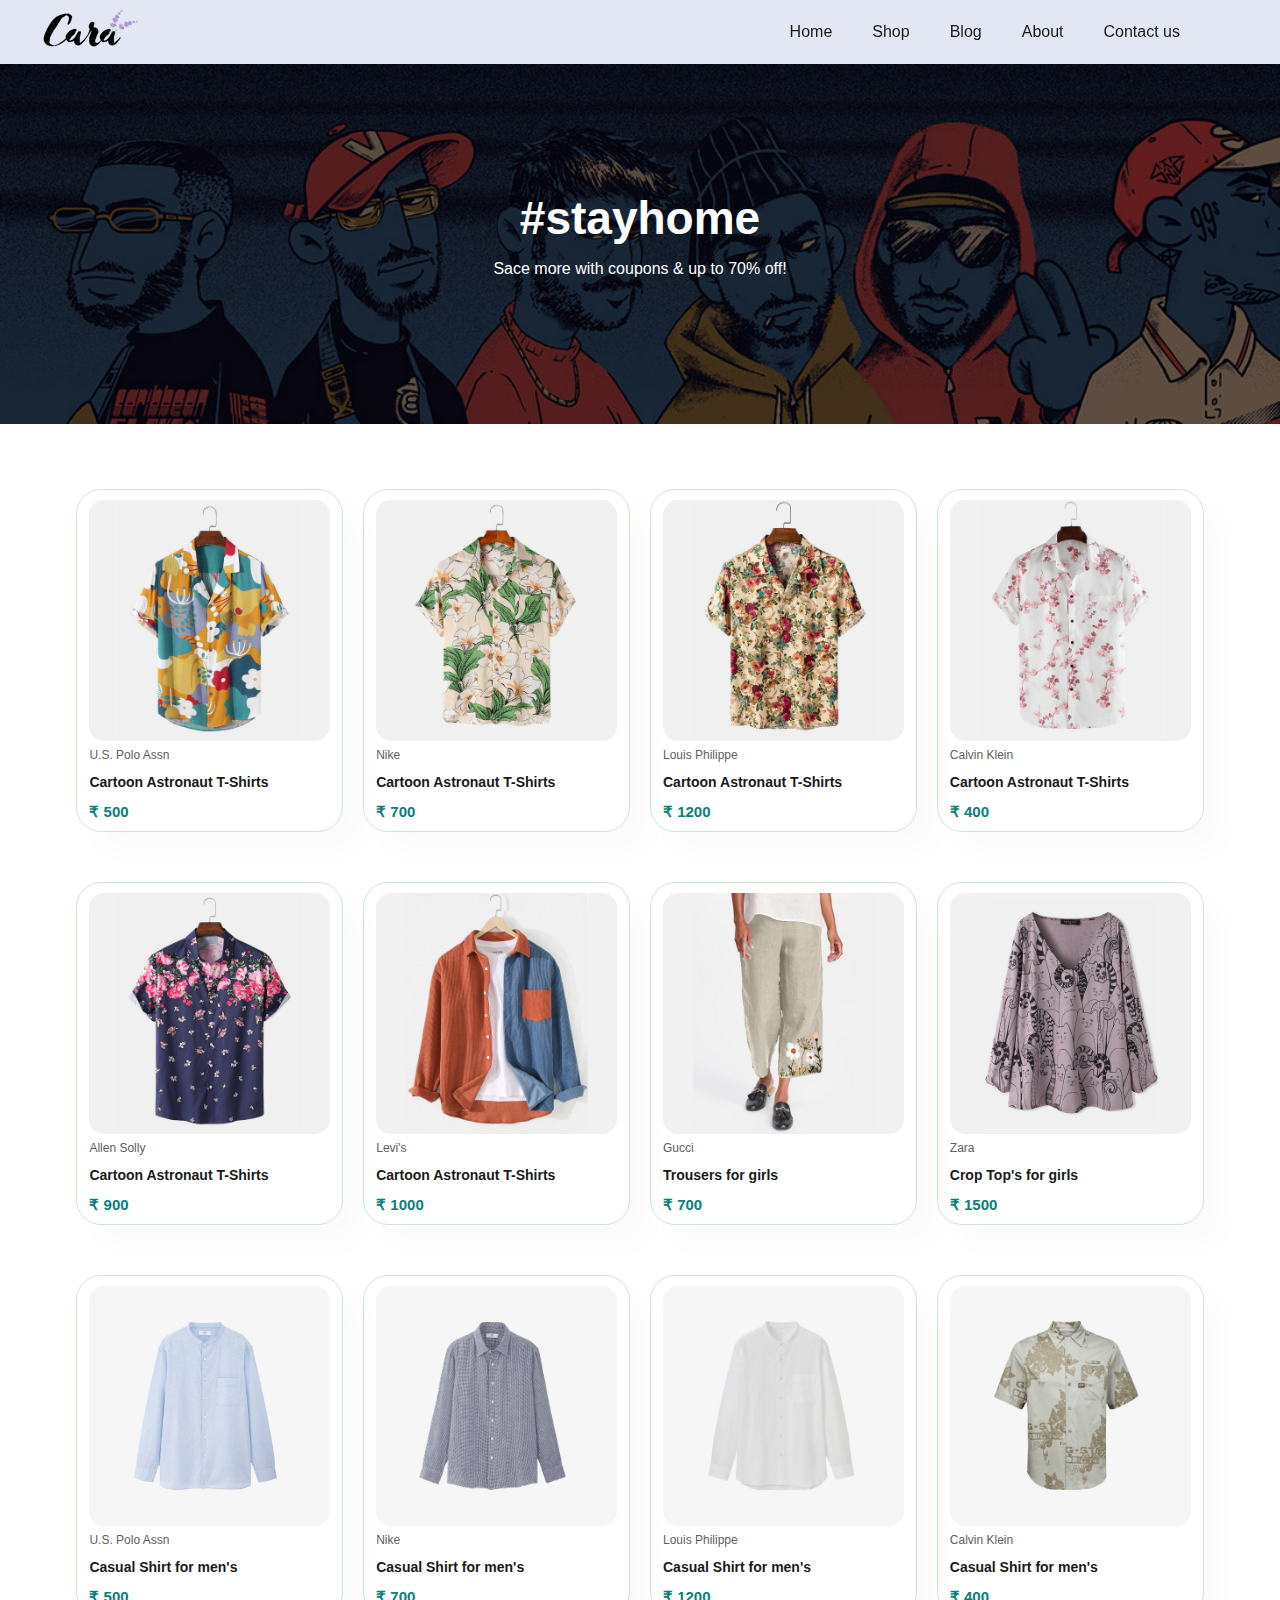
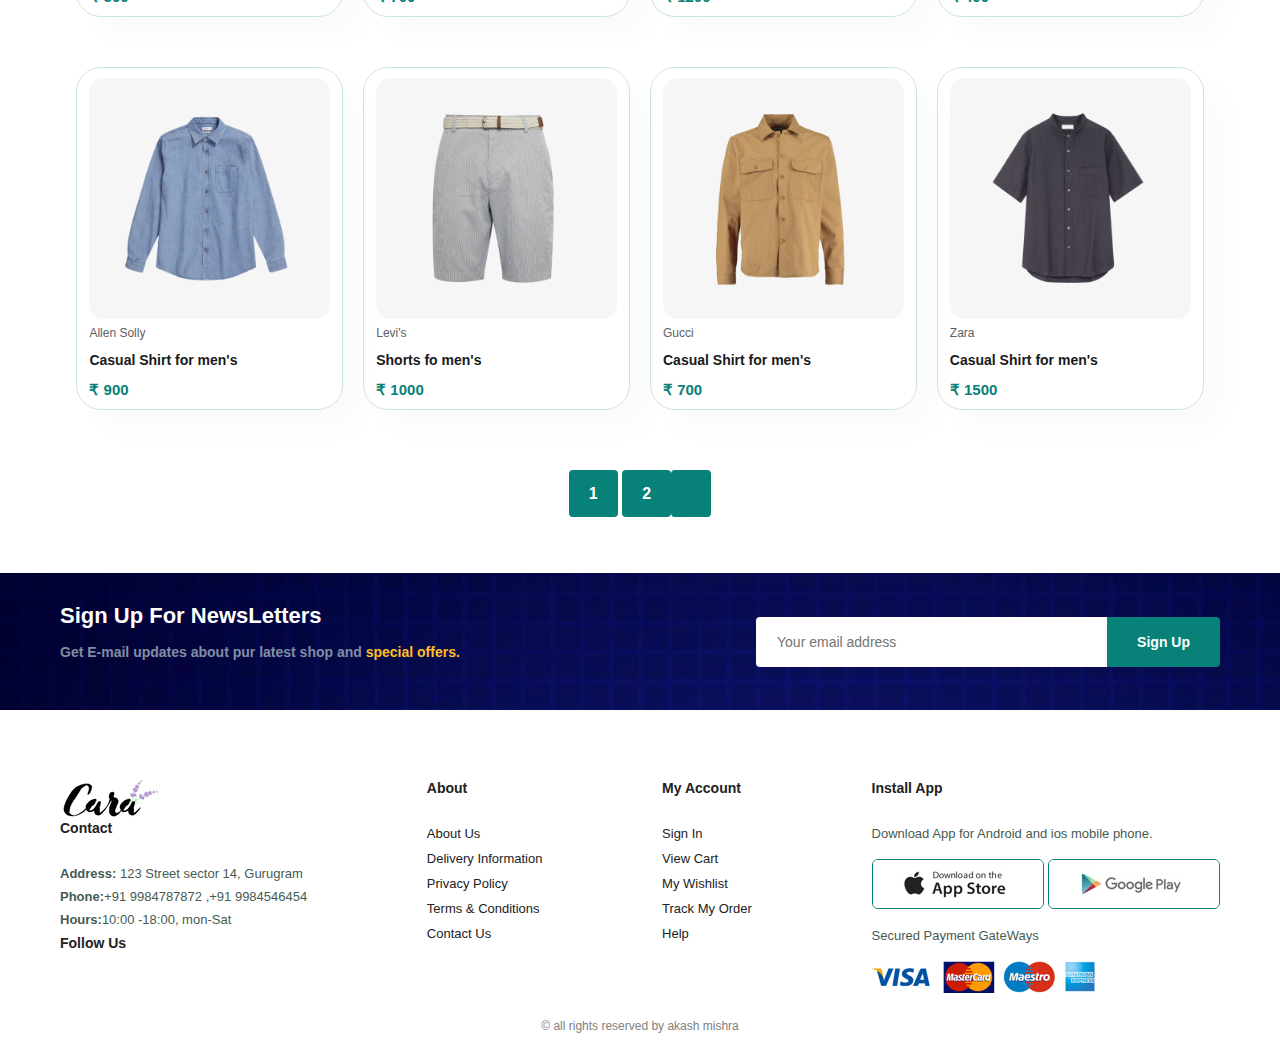
<file: shop.html>
<!DOCTYPE html>
<html lang="en">
<head>
    <meta charset="UTF-8">
    <meta name="viewport" content="width=device-width, initial-scale=1.0">
    <link rel="stylesheet" href="style.css">
    <link rel="stylesheet" href="https://cdnjs.cloudflare.com/ajax/libs/font-awesome/6.5.2/css/all.min.css" integrity="sha512-SnH5WK+bZxgPHs44uWIX+LLJAJ9/2PkPKZ5QiAj6Ta86w+fsb2TkcmfRyVX3pBnMFcV7oQPJkl9QevSCWr3W6A==" crossorigin="anonymous" referrerpolicy="no-referrer" />
    <title>Document</title>
</head>
<body>
   <div class="container1">
    <!-- header i sstarting -->
    <section id="header">
        <a href="#"><img src="./Images/New folder (2)/logo.png" class="logo"></a>
        <div>
            <ul id="navbar">
              <li><a  href="index.html">Home </a></li> 
               <li><a href="shop.html">Shop </a></li>
               <li><a href="blog.html">Blog </a></li>
                <li><a href="about.html">About </a></li>
                <li><a href="contact.html">Contact us </a></li>
               <li id="lg-bag"><a href="cart.html"><i class="fa-solid fa-cart-shopping"></i> </a></li>
               <a href="#" id ="close"> <i class="fa-solid fa-xmark"></i> </a>
            </ul>
        </div>
        <div id="mobile"> 
            <!-- <a href="cart.html"><i class="fa-solid fa-cart-shopping cart"></i> </a> -->
            <i id="bar" class="fa-solid fa-bars"></i>
        </div>
    </section>
    <!-- hero section is starting -->
    <section id="page-header">
        
       <h2>#stayhome</h2>
       
       <p>Sace more with coupons & up to 70% off!</p>
     
    </section>
    
<!-- product section is starting -->
<section id="product1" class="section-p1">

 <div class="pro-container">
       <div class="pro" onclick="window.location.href='sproduct.html';">
      <img src="./Images/products/f1.jpg" alt="">
      <div class="dec">
        <span class="span">U.S. Polo Assn</span>
        <h5 class="h5">Cartoon Astronaut T-Shirts</h5>
        <div class="star">
           <i class="fas fa-star yellow"></i>
           <i class="fas fa-star yellow"></i> 
           <i class="fas fa-star yellow"></i> 
           <i class="fas fa-star yellow"></i> 
           <i class="fas fa-star yellow"></i> 
        </div>
        <h4 class="h4"> &#8377; 500 </h4>
      </div>
      <a href="#"><i class="fa-solid fa-cart-shopping cart" ></i></a>
       </div>


          <div class="pro" onclick="window.location.href='sproduct.html';">
      <img src="./Images/products/f2.jpg" alt="">
     <div class="dec">
        <span class="span">Nike</span>
        <h5 class="h5">Cartoon Astronaut T-Shirts</h5>
        <div class="star">
           <i class="fas fa-star yellow"></i>
           <i class="fas fa-star yellow"></i> 
           <i class="fas fa-star yellow"></i> 
           <i class="fas fa-star yellow"></i> 
           <i class="fas fa-star yellow"></i> 
        </div>
        <h4 class="h4"> &#8377; 700 </h4>
     </div>
      <a href="#"><i class="fa-solid fa-cart-shopping cart" ></i></a>
     </div>

     <div class="pro" onclick="window.location.href='sproduct.html';">
     <img src="./Images/products/f3.jpg" alt="">
     <div class="dec">
        <span class="span">Louis Philippe</span>
        <h5 class="h5">Cartoon Astronaut T-Shirts</h5>
        <div class="star">
           <i class="fas fa-star yellow"></i>
           <i class="fas fa-star yellow"></i> 
           <i class="fas fa-star yellow"></i> 
           <i class="fas fa-star yellow"></i> 
           <i class="fas fa-star yellow"></i> 
        </div>
        <h4 class="h4"> &#8377; 1200 </h4>
     </div>
     <a href="#"><i class="fa-solid fa-cart-shopping cart" ></i></a>
     </div>

      <div class="pro" onclick="window.location.href='sproduct.html';">
     <img src="./Images/products/f4.jpg" alt="">
     <div class="dec">
        <span class="span">Calvin Klein</span>
        <h5 class="h5">Cartoon Astronaut T-Shirts</h5>
        <div class="star">
           <i class="fas fa-star yellow"></i>
           <i class="fas fa-star yellow"></i> 
           <i class="fas fa-star yellow"></i> 
           <i class="fas fa-star yellow"></i> 
           <i class="fas fa-star yellow"></i> 
        </div>
        <h4 class="h4"> &#8377; 400 </h4>
     </div>
     <a href="#"><i class="fa-solid fa-cart-shopping cart" ></i></a>
     </div>

     <div class="pro" onclick="window.location.href='sproduct.html';">
     <img src="./Images/products/f5.jpg" alt="">
     <div class="dec">
        <span class="span">Allen Solly</span>
        <h5 class="h5">Cartoon Astronaut T-Shirts</h5>
        <div class="star">
           <i class="fas fa-star yellow"></i>
           <i class="fas fa-star yellow"></i> 
           <i class="fas fa-star yellow"></i> 
           <i class="fas fa-star yellow"></i> 
           <i class="fas fa-star yellow"></i> 
        </div>
        <h4 class="h4"> &#8377; 900 </h4>
      </div>
     <a href="#"><i class="fa-solid fa-cart-shopping cart" ></i></a>
      </div>

      <div class="pro" onclick="window.location.href='sproduct.html';">
     <img src="./Images/products/f6.jpg" alt="">
     <div class="dec">
        <span class="span">Levi's</span>
        <h5 class="h5">Cartoon Astronaut T-Shirts</h5>
        <div class="star">
           <i class="fas fa-star yellow"></i>
           <i class="fas fa-star yellow"></i> 
           <i class="fas fa-star yellow"></i> 
           <i class="fas fa-star yellow"></i> 
           <i class="fas fa-star yellow"></i> 
        </div>
        <h4 class="h4"> &#8377; 1000 </h4>
     </div>
     <a href="#"><i class="fa-solid fa-cart-shopping cart" ></i></a>
     </div>

     <div class="pro" onclick="window.location.href='sproduct.html';">
     <img src="./Images/products/f7.jpg" alt="">
     <div class="dec">
        <span class="span">Gucci</span>
        <h5 class="h5">Trousers for girls</h5>
        <div class="star">
           <i class="fas fa-star yellow"></i>
           <i class="fas fa-star yellow"></i> 
           <i class="fas fa-star yellow"></i> 
           <i class="fas fa-star yellow"></i> 
           <i class="fas fa-star yellow"></i> 
        </div>
        <h4 class="h4"> &#8377; 700 </h4>
     </div>
     <a href="#"><i class="fa-solid fa-cart-shopping cart" ></i></a>
     </div>

     <div class="pro" onclick="window.location.href='sproduct.html';">
     <img src="./Images/products/f8.jpg" alt="">
     <div class="dec">
        <span class="span">Zara</span>
        <h5 class="h5">Crop Top's for girls</h5>
        <div class="star">
           <i class="fas fa-star yellow"></i>
           <i class="fas fa-star yellow"></i> 
           <i class="fas fa-star yellow"></i> 
           <i class="fas fa-star yellow"></i> 
           <i class="fas fa-star yellow"></i> 
        </div>
        <h4 class="h4"> &#8377; 1500 </h4>
       </div>
      <a href="#"><i class="fa-solid fa-cart-shopping cart" ></i></a>
      </div>

          <div class="pro"onclick="window.location.href='sproduct.html';">
         <img src="./Images/products/n1.jpg" alt="">
         <div class="dec">
           <span class="span">U.S. Polo Assn</span>
           <h5 class="h5">Casual Shirt for men's</h5>
           <div class="star">
              <i class="fas fa-star yellow"></i>
              <i class="fas fa-star yellow"></i> 
              <i class="fas fa-star yellow"></i> 
              <i class="fas fa-star yellow"></i> 
              <i class="fas fa-star yellow"></i> 
           </div>
           <h4 class="h4"> &#8377; 500 </h4>
         </div>
         <a href="#"><i class="fa-solid fa-cart-shopping cart" ></i></a>
          </div>
   
   
             <div class="pro"onclick="window.location.href='sproduct.html';">
         <img src="./Images/products/n2.jpg" alt="">
        <div class="dec">
           <span class="span">Nike</span>
           <h5 class="h5">Casual Shirt for men's</h5>
           <div class="star">
              <i class="fas fa-star yellow"></i>
              <i class="fas fa-star yellow"></i> 
              <i class="fas fa-star yellow"></i> 
              <i class="fas fa-star yellow"></i> 
              <i class="fas fa-star yellow"></i> 
           </div>
           <h4 class="h4"> &#8377; 700 </h4>
        </div>
         <a href="#"><i class="fa-solid fa-cart-shopping cart" ></i></a>
        </div>
   
        <div class="pro"onclick="window.location.href='sproduct.html';">
        <img src="./Images/products/n3.jpg" alt="">
        <div class="dec">
           <span class="span">Louis Philippe</span>
           <h5 class="h5">Casual Shirt for men's</h5>
           <div class="star">
              <i class="fas fa-star yellow"></i>
              <i class="fas fa-star yellow"></i> 
              <i class="fas fa-star yellow"></i> 
              <i class="fas fa-star yellow"></i> 
              <i class="fas fa-star yellow"></i> 
           </div>
           <h4 class="h4"> &#8377; 1200 </h4>
        </div>
        <a href="#"><i class="fa-solid fa-cart-shopping cart" ></i></a>
        </div>
   
         <div class="pro"onclick="window.location.href='sproduct.html';">
        <img src="./Images/products/n4.jpg" alt="">
        <div class="dec">
           <span class="span">Calvin Klein</span>
           <h5 class="h5">Casual Shirt for men's</h5>
           <div class="star">
              <i class="fas fa-star yellow"></i>
              <i class="fas fa-star yellow"></i> 
              <i class="fas fa-star yellow"></i> 
              <i class="fas fa-star yellow"></i> 
              <i class="fas fa-star yellow"></i> 
           </div>
           <h4 class="h4"> &#8377; 400 </h4>
        </div>
        <a href="#"><i class="fa-solid fa-cart-shopping cart" ></i></a>
        </div>
   
        <div class="pro"onclick="window.location.href='sproduct.html';">
        <img src="./Images/products/n5.jpg" alt="">
        <div class="dec">
           <span class="span">Allen Solly</span>
           <h5 class="h5">Casual Shirt for men's</h5>
           <div class="star">
              <i class="fas fa-star yellow"></i>
              <i class="fas fa-star yellow"></i> 
              <i class="fas fa-star yellow"></i> 
              <i class="fas fa-star yellow"></i> 
              <i class="fas fa-star yellow"></i> 
           </div>
           <h4 class="h4"> &#8377; 900 </h4>
         </div>
        <a href="#"><i class="fa-solid fa-cart-shopping cart" ></i></a>
         </div>
   
         <div class="pro"onclick="window.location.href='sproduct.html';">
        <img src="./Images/products/n6.jpg" alt="">
        <div class="dec">
           <span class="span">Levi's</span>
           <h5 class="h5">Shorts fo men's</h5>
           <div class="star">
              <i class="fas fa-star yellow"></i>
              <i class="fas fa-star yellow"></i> 
              <i class="fas fa-star yellow"></i> 
              <i class="fas fa-star yellow"></i> 
              <i class="fas fa-star yellow"></i> 
           </div>
           <h4 class="h4"> &#8377; 1000 </h4>
        </div>
        <a href="#"><i class="fa-solid fa-cart-shopping cart" ></i></a>
        </div>
   
        <div class="pro"onclick="window.location.href='sproduct.html';">
        <img src="./Images/products/n7.jpg" alt="">
        <div class="dec">
           <span class="span">Gucci</span>
           <h5 class="h5">Casual Shirt for men's</h5>
           <div class="star">
              <i class="fas fa-star yellow"></i>
              <i class="fas fa-star yellow"></i> 
              <i class="fas fa-star yellow"></i> 
              <i class="fas fa-star yellow"></i> 
              <i class="fas fa-star yellow"></i> 
           </div>
           <h4 class="h4"> &#8377; 700 </h4>
        </div>
        <a href="#"><i class="fa-solid fa-cart-shopping cart" ></i></a>
        </div>
   
        <div class="pro"onclick="window.location.href='sproduct.html';">
        <img src="./Images/products/n8.jpg" alt="">
        <div class="dec">
           <span class="span">Zara</span>
           <h5 class="h5">Casual Shirt for men's</h5>
           <div class="star">
              <i class="fas fa-star yellow"></i>
              <i class="fas fa-star yellow"></i> 
              <i class="fas fa-star yellow"></i> 
              <i class="fas fa-star yellow"></i> 
              <i class="fas fa-star yellow"></i> 
           </div>
           <h4 class="h4"> &#8377; 1500 </h4>
          </div>
         <a href="#"><i class="fa-solid fa-cart-shopping cart" ></i></a>
         </div>
       </div>
</section>



<section id="pagination" class="section-p1" >

   <a href="#">1</a>
   <a href="#">2</a>
   <a href="#"><i class="fa-solid fa-arrow-right-arrow-left"></i></a>

</section>

<!-- creating section newsleater -->
<section id="newsletter" class="section-p1 section-m1">

    <div class="newstext">
      <h4>Sign Up For NewsLetters</h4>  
      <p>Get E-mail updates about pur latest shop and <span>special offers.</span></p>
    </div>
    <div class="form">
        <input type="text" placeholder="Your email address" class="feed">
        <button class="normal feed">Sign Up</button>
    </div>
</section>


<!-- creating footer -->

<footer class="section-p1">
    <div class="col">
        <img class="logo" src="./Images/New folder (2)/logo.png" alt="">
        <h4>Contact</h4>
        <p><strong>Address:</strong> 123 Street sector 14, Gurugram</p>
        <p><strong>Phone:</strong>+91 9984787872 ,+91 9984546454</p>
        <p><strong>Hours:</strong>10:00 -18:00, mon-Sat</p>
        <div class="follow">
            <h4>Follow Us</h4>
            <div class="icon">
            <i class="fa-brands fa-square-facebook"></i>
            <i class="fa-brands fa-instagram"></i>
            <i class="fa-brands fa-twitter"></i>
            <i class="fa-brands fa-youtube"></i>
            </div>
        </div>
    </div>

    <div class="col">
      <h4>About</h4>
      <a href="#">About Us</a>
      <a href="#">Delivery Information</a>
      <a href="#">Privacy Policy</a>
      <a href="#">Terms & Conditions</a>
      <a href="#">Contact Us</a>
      
    </div>

    <div class="col">
        <h4>My Account</h4>
        <a href="#">Sign In</a>
        <a href="#">View Cart</a>
        <a href="#">My Wishlist</a>
        <a href="#">Track My Order</a>
        <a href="#">Help</a>
        
      </div>
      <div class="call install">
        <h4>Install App</h4>
        <p>Download App for Android and ios mobile phone.</p>
        <div class="row">
            <img class="image" src="Images/pay/app.jpg" alt="">
            <img class="image" src="Images/pay/play.jpg" alt="">
        </div>
        <p>Secured Payment GateWays</p>
        <img src="Images/pay/pay.png" alt="">
      </div>
    
      <div class="copyright">&copy; all rights reserved by akash mishra</div>
 </div>
</footer>
  
 <script src="script.js"></script>
 
</body>
</html>
</file>
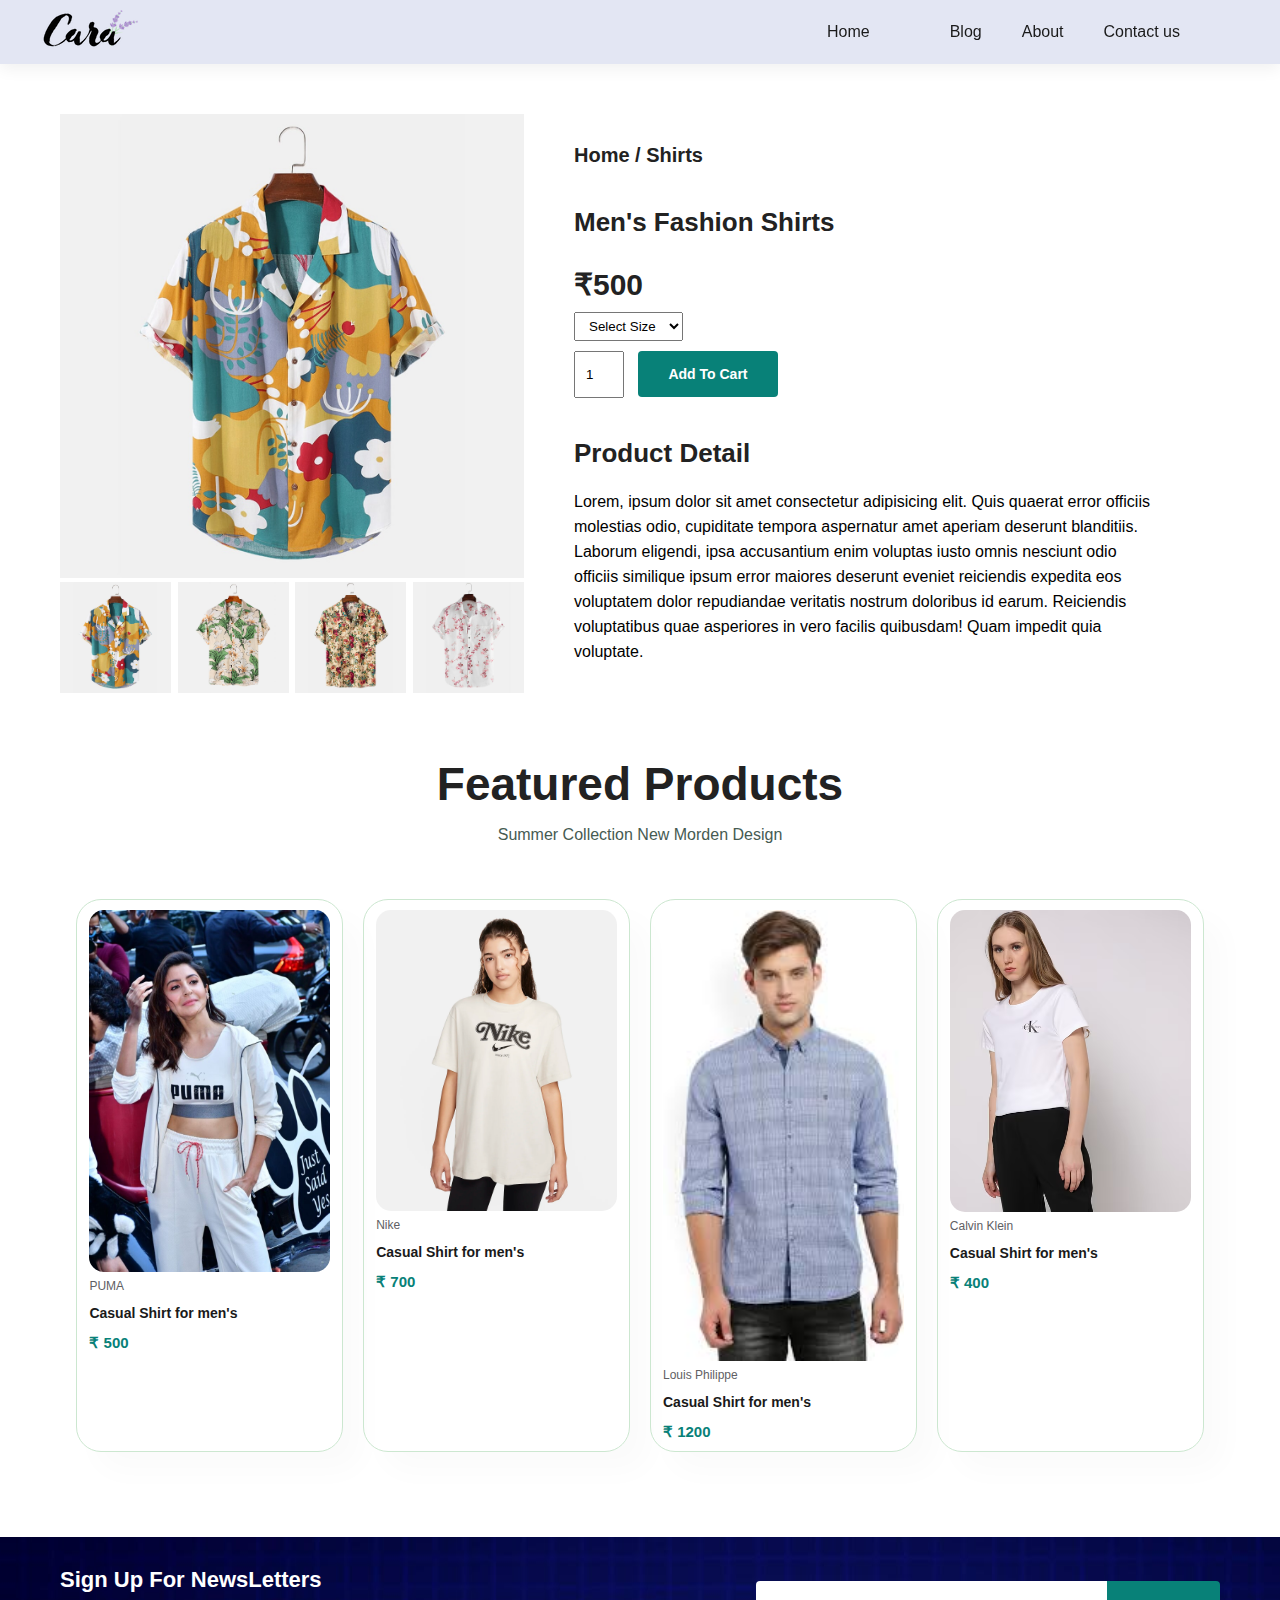
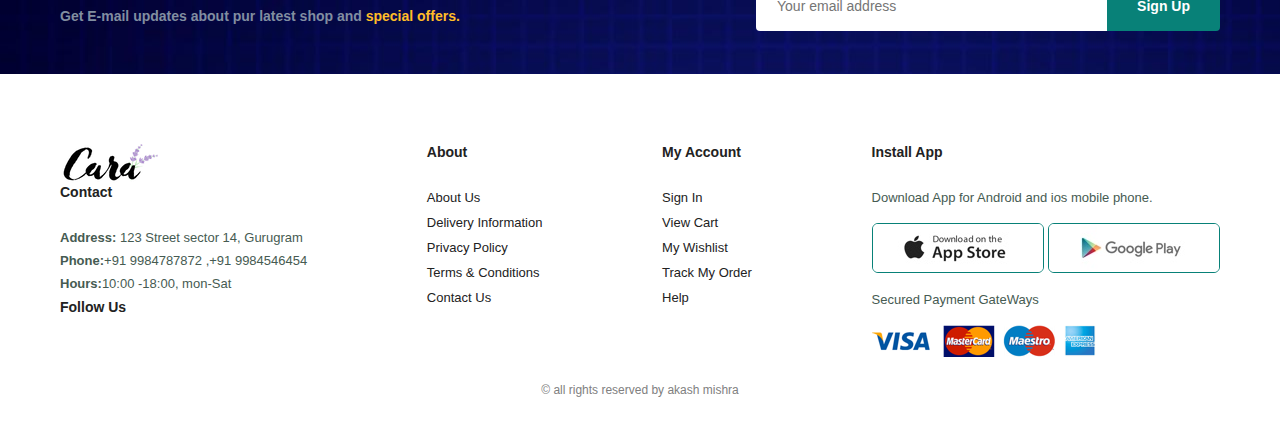
<file: sproduct.html>
<!DOCTYPE html>
<html lang="en">
<head>
    <meta charset="UTF-8">
    <meta name="viewport" content="width=device-width, initial-scale=1.0">
    <link rel="stylesheet" href="style.css">
    <link rel="stylesheet" href="https://cdnjs.cloudflare.com/ajax/libs/font-awesome/6.5.2/css/all.min.css" integrity="sha512-SnH5WK+bZxgPHs44uWIX+LLJAJ9/2PkPKZ5QiAj6Ta86w+fsb2TkcmfRyVX3pBnMFcV7oQPJkl9QevSCWr3W6A==" crossorigin="anonymous" referrerpolicy="no-referrer" />
    <title>Document</title>
</head>
<body>
   <div class="container1">
    <!-- header i sstarting -->
    <section id="header">
        <a href="#"><img src="./Images/New folder (2)/logo.png" class="logo"></a>
        <div>
            <ul id="navbar">
              <li><a  href="index.html">Home </a></li> 
               <li><a class="active" href="shop.html">Shop </a></li>
               <li><a href="blog.html">Blog </a></li>
                <li><a href="about.html">About </a></li>
                <li><a href="contact.html">Contact us </a></li>
               <li id="lg-bag"><a href="cart.html"><i class="fa-solid fa-cart-shopping"></i> </a></li>
               <a href="#" id ="close"> <i class="fa-solid fa-xmark"></i> </a>
            </ul>
        </div>
        <div id="mobile"> 
            <!-- <a href="cart.html"><i class="fa-solid fa-cart-shopping cart"></i> </a> -->
            <i id="bar" class="fa-solid fa-bars"></i>
        </div>
    </section>
  
<!-- pro details section starts here -->

<section id="productdetail" class="section-p1">

   <div class="single-pro-img">
      <img src="./Images/products/f1.jpg" width="100%" id="mainimg" alt="">
      <div class="small-img-group">

        <div class="small-img-col">
            <img src="./Images/products/f1.jpg" width="100%" class="small-img" alt="">
        </div>
        <div class="small-img-col">
            <img src="./Images/products/f2.jpg" width="100%" class="small-img" alt="">
        </div>
        <div class="small-img-col">
            <img src="./Images/products/f3.jpg" width="100%" class="small-img" alt="">
        </div>
        <div class="small-img-col">
            <img src="./Images/products/f4.jpg" width="100%" class="small-img" alt="">
        </div>
    </div>

   </div>
   
   <div class="single-pro-details">
      <h6>Home / Shirts</h6>
       <h4> Men's Fashion Shirts</h4>
       <h2 class="heading2"> &#8377;500</h2>
          <select>
            <option>Select Size</option>
            <option>XL</option>
            <option>XXL</option>
            <option>Large</option>
            <option>Small</option>
        </select>
        <input type="number" value="1">
        <button class="normal">Add To Cart</button>
        <h4>Product Detail</h4>
        <span>Lorem, ipsum dolor sit amet consectetur
             adipisicing elit. Quis quaerat error officiis 
             molestias odio, cupiditate tempora aspernatur
              amet aperiam deserunt blanditiis. Laborum eligendi,
               ipsa accusantium enim voluptas iusto omnis nesciunt 
               odio officiis similique ipsum error maiores deserunt
                eveniet reiciendis expedita eos voluptatem dolor
                 repudiandae veritatis nostrum doloribus id earum. 
                 Reiciendis voluptatibus quae asperiores in vero 
                 facilis quibusdam! Quam impedit quia voluptate.</span>
     </div>

</section>

<section id="product1" class="section-p1">
    <h2>Featured Products</h2>
    <p>Summer Collection New Morden Design</p>
    <div class="pro-container">
          <div class="pro">
         <img src="./Images/products/Anushka_Sharma.jpg" alt="">
         <div class="dec">
           <span class="span">PUMA</span>
           <h5 class="h5">Casual Shirt for men's</h5>
           <div class="star">
              <i class="fas fa-star yellow"></i>
              <i class="fas fa-star yellow"></i> 
              <i class="fas fa-star yellow"></i> 
              <i class="fas fa-star yellow"></i> 
              <i class="fas fa-star yellow"></i> 
           </div>
           <h4 class="h4"> &#8377; 500 </h4>
         </div>
         <a href="#"><i class="fa-solid fa-cart-shopping cart" ></i></a>
          </div>
   
   
             <div class="pro">
         <img src="./Images/products/nik.png" alt="">
        <div class="dec">
           <span class="span">Nike</span>
           <h5 class="h5">Casual Shirt for men's</h5>
           <div class="star">
              <i class="fas fa-star yellow"></i>
              <i class="fas fa-star yellow"></i> 
              <i class="fas fa-star yellow"></i> 
              <i class="fas fa-star yellow"></i> 
              <i class="fas fa-star yellow"></i> 
           </div>
           <h4 class="h4"> &#8377; 700 </h4>
        </div>
         <a href="#"><i class="fa-solid fa-cart-shopping cart" ></i></a>
        </div>
   
        <div class="pro">
        <img src="./Images/products/l1.jpeg" alt="">
        <div class="dec">
           <span class="span">Louis Philippe</span>
           <h5 class="h5">Casual Shirt for men's</h5>
           <div class="star">
              <i class="fas fa-star yellow"></i>
              <i class="fas fa-star yellow"></i> 
              <i class="fas fa-star yellow"></i> 
              <i class="fas fa-star yellow"></i> 
              <i class="fas fa-star yellow"></i> 
           </div>
           <h4 class="h4"> &#8377; 1200 </h4>
        </div>
        <a href="#"><i class="fa-solid fa-cart-shopping cart" ></i></a>
        </div>
   
         <div class="pro">
        <img src="./Images/products/ck.avif" alt="">
        <div class="dec">
           <span class="span">Calvin Klein</span>
           <h5 class="h5">Casual Shirt for men's</h5>
           <div class="star">
              <i class="fas fa-star yellow"></i>
              <i class="fas fa-star yellow"></i> 
              <i class="fas fa-star yellow"></i> 
              <i class="fas fa-star yellow"></i> 
              <i class="fas fa-star yellow"></i> 
           </div>
           <h4 class="h4"> &#8377; 400 </h4>
        </div>
        <a href="#"><i class="fa-solid fa-cart-shopping cart" ></i></a>
        </div>
   
       
       </div>
   </section>


<!-- creating section newsleater -->
<section id="newsletter" class="section-p1 section-m1">

    <div class="newstext">
      <h4>Sign Up For NewsLetters</h4>  
      <p>Get E-mail updates about pur latest shop and <span>special offers.</span></p>
    </div>
    <div class="form">
        <input type="text" placeholder="Your email address" class="feed">
        <button class="normal feed">Sign Up</button>
    </div>
</section>


<!-- creating footer -->

 <footer class="section-p1">
    <div class="col">
        <img class="logo" src="./Images/New folder (2)/logo.png" alt="">
        <h4>Contact</h4>
        <p><strong>Address:</strong> 123 Street sector 14, Gurugram</p>
        <p><strong>Phone:</strong>+91 9984787872 ,+91 9984546454</p>
        <p><strong>Hours:</strong>10:00 -18:00, mon-Sat</p>
        <div class="follow">
            <h4>Follow Us</h4>
            <div class="icon">
            <i class="fa-brands fa-square-facebook"></i>
            <i class="fa-brands fa-instagram"></i>
            <i class="fa-brands fa-twitter"></i>
            <i class="fa-brands fa-youtube"></i>
            </div>
        </div>
    </div>

    <div class="col">
      <h4>About</h4>
      <a href="#">About Us</a>
      <a href="#">Delivery Information</a>
      <a href="#">Privacy Policy</a>
      <a href="#">Terms & Conditions</a>
      <a href="#">Contact Us</a>
      
    </div>

    <div class="col">
        <h4>My Account</h4>
        <a href="#">Sign In</a>
        <a href="#">View Cart</a>
        <a href="#">My Wishlist</a>
        <a href="#">Track My Order</a>
        <a href="#">Help</a>
        
      </div>
      <div class="call install">
        <h4>Install App</h4>
        <p>Download App for Android and ios mobile phone.</p>
        <div class="row">
            <img class="image" src="Images/pay/app.jpg" alt="">
            <img class="image" src="Images/pay/play.jpg" alt="">
        </div>
        <p>Secured Payment GateWays</p>
        <img src="Images/pay/pay.png" alt="">
      </div>
    
      <div class="copyright">&copy; all rights reserved by akash mishra</div>
   </div>
 </footer>
  
 <script src="script.js"></script>
 
</body>
</html>
</file>
<file: style.css>
@import url('https://fonts.googleapis.com/css2?family=Roboto:ital,wght@0,100;0,300;0,400;0,500;0,700;0,900;1,100;1,300;1,400;1,500;1,700;1,900&display=swap');

*{
    margin: 0;

    padding: 0;
    box-sizing: border-box;
    font-family: 'sapartan',sans-serif;
}
h1{
    font-size: 50px;
    line-height: 64px;
    color: #222;

}
h2{
    font-size: 46px;
    line-height: 54px;
    color: #222;

}
h4{
    font-size: 20px;
    color: #222;

}
h6{
    font-size: 20px;
    color: #222;
    
}
p{
    font-size: 16px;
    color: #465b52;
    margin: 15px 0 20px 0;
    
}
.section-p1{
    padding: 30px 60px;
}
.section-m1{
    margin: 40px 0;

}
button.normal{
    font-size: 14px;
    font-weight: 600;
    padding: 15px 30px;
    color: black;
    background-color: white;
    border-radius: 4px;
    cursor: pointer;
    border: none;
    outline: none;
    transition: 0.2s;
    

}
button.white{
    font-size: 13px;
    font-weight: 600;
    padding: 11px 18px;
    color: #fff;
    background-color: transparent;
    
    cursor: pointer;
    border: 1px solid #fff;

    outline: none;
    transition: 0.2s;

}
body{
    width: 100%;
}
/* header start here */

#header{
   display: flex; 
   align-items: center;
   /* justify-content:; */
   justify-content: space-between;
   padding: 10px 40px;
   background-color:#E3E6F3 ;
   box-shadow:0 5px 15px rgba(0,0,0,0.06) ;
   z-index: 999;
   position: sticky;
   top: 0;
   left: 0;
}
#navbar{
    display: flex;
    align-items: center;
    justify-self: center;
}
#mobile{
    display: none;
}
#navbar li{
    list-style: none;
    padding: 0 20px;
    position: relative;

}
#navbar li a{
    text-decoration: none;
    font-size: 16px;
    font-weight: 400;
    color:#1a1a1a;
    transition: 0.3s ease;
}
#navbar li a:hover{
  color: #088187; 
  text-decoration: underline ; 

}
#navbar li a:hover,
#navbar li a .active{
    color: #088187;
}
.active{
    display: none;
    width: 50%;
    background: #088187;
    position: absolute;
    bottom: -10px;
    left: 20px;
}
/* #navbar li a .active::after{
  content: "";  
  width: 30%;
  height: 2px;
  background: #088187;
  position: absolute;
  bottom: -px;
  left: 20px;
} */


/* header end here */
/* hero page starts here */

#hero{
    background-image: url(./Images/hero4.png);
    height: 90vh;
    width: 100%;
    background-size: cover;
    padding-top:100px;
    padding-left: 40px;
    display: flex;
    flex-direction: column;
    justify-content: center;
    align-items: flex-start;
    background-position: top 25% right 0;
}
#hero h4{
    padding-bottom:15px ;

}
#hero h1{
    color: #088187;
}
#hero button{
background-image: url(./Images/button.png);
background-color: transparent;
color: #088187;
border: 0;
padding: 14px 80px 14px 65px;
background-repeat: no-repeat;
cursor: pointer;
font-weight: 700;
font-style: 15px;
}


/* hero  page starts here */

/* features section start */

#feature{
    display: flex;
    align-self: center;
    justify-content: space-between;
    flex-wrap: wrap;
}

#feature .fe-box{
    width: 150px;
    text-align: center;
    padding: 15px 8px;
    box-shadow: 20px 20px 34px rgba(0,0,0,0.03);
    border: 1px solid #cce7d0;
    border-radius:4px ;
    margin: 15px;
}

#feature .fe-box:hover{
    box-shadow: 10px 10px 54px rgba(70,62,221,0.1);

}

#feature .fe-box img{
    width: 100%;
    margin-bottom: 10px;
}
#feature .fe-box h6{
    display: inline-block;
  padding: 9px 8px 6px 8px;  
  line-height: 1;
  font-size: 15px;
  border-radius: 4px;
  color: #088187;
  background-color: #fddde4;

}
#feature .fe-box:nth-child(2) h6{
    background-color: #cdebbc;
}

#feature .fe-box:nth-child(3) h6{
    background-color: #d1e8f2;
}

#feature .fe-box:nth-child(4) h6{
    background-color: #cdd4f8;
}

#feature .fe-box:nth-child(5) h6{
    background-color: #f6dbf6;
}

#feature .fe-box:nth-child(6) h6{
    background-color: #fff2e5;
}
/* features section end here */

/* product section starting here */

#product1{
   text-align: center; 
}
#product1 .pro-container{
    display: flex;
    justify-content: center;
    padding-top: 20px;
    flex-wrap: wrap;
    gap: 20px;
}
.dec{
    text-align: start;
}
#product1 .pro{
    width: 23%;
    min-width: 250px;
    padding: 10px 12px;
    border: 1px solid #cce7d0;
    border-radius: 25px;
    cursor: pointer;
    box-shadow:20px 20px 30px rgba(0,0,0,0.02) ;
    margin: 15px 0;
    position: relative;

}
#product1 .pro img{
    width: 100%;
    border-radius: 15px;
}
#product1 .pro:hover{
  box-shadow: 20px 20px 30px rgba(0,0,0,0.06);  
}
#product1 .pro .des{
    text-align: start; 
    padding: 10px 0;

}
.span{
    margin-top: 6px;
    color:#606063;
    font-size: 12px;
}
.h5{
    margin-top: 6px;
    padding-top: 5px;
    color: #1a1a1a;
    font-size: 14px;
}
#product1 .pro .des i{
    margin-top: 6px;
    font-size: 12px;
    color:rgb(243,181,25);

}
.h4{
    margin-top: 6px;
    padding-top: 7px;
    font-size: 15px;
    font-weight: 700;
    color:#088178;
    
}
.yellow{
    margin-top: 6px;
    color:rgb(243,181,25);
}
.cart{
  width: 40px;  
  height: 40px;
  /* line-height: 40px; */
  /* border-radius: 50px; */
  /* background-color: #e8f6ea; */
  font-weight: 500;
  color: #088178;
  position: absolute;
  bottom: 15px;
  right: 10px;
}

/* product section end here */

/* banner sectio starts */

#banner{
    display: flex;
    flex-direction: column;
    justify-content: center;
    align-items: center;
    text-align: center;
    background-image: url(./Images/banner/b2.jpg);
    width: 100%;
    height: 40vh;
    background-size: cover;
    background-position: center;
}
#banner h4{
    color: #fff;
    font-size: 16px;
}
#banner h2{
    color: #fff;
    font-size: 30px;
    padding: 10px 0;

}
#banner h2 span{
    color: #ef3636;
}

#banner button:hover{
 background-color: #088178;   
 color: #fff;
}

/* banner section end  */

/* sm banner section starts here */
/* #sm-banner{
    
} */
#sm-banner{
    display: grid;
    grid-template-columns: repeat(2,560px);
    gap: 20px;
}
#sm-banner .banner-box{
    display: flex;
    padding: 30px;
    /* border:3px solid red; */
    flex-direction: column;
    justify-content: center;
    align-items: flex-start;
    text-align: center;
    /* background-image: url(./Images/banner/b17.jpg); */
    min-width: 100%;
    height: 50vh;
    background-size: cover;
    background-position: center;   
}

#sm-banner h4{
color: #fff;
font-size: 20px;
font-weight: 300;
}
#sm-banner h2{
    color: #fff;
    font-size: 28px;
    font-weight: 300;
}

#sm-banner span{
    color: #fff;
    font-size: 14px;
    font-weight: 500;
    padding-bottom: 15px;
}
.banner-box:hover button{
background-color: #088178;
border: 1px solid #088178;
}
.box1{
    background-image:url(./Images/banner/b17.jpg) ;
}
.akash{
    background-image: url(./Images/banner/b10.jpg);
}

#banner3{
    display: flex;
    justify-content: center;
    /* flex-wrap: wrap; */
    padding: 0 80px;
    gap: 40px;
}

/* banner 3 section starts here */
#banner3 .banner-box{
    display: flex;
    /* padding: 30px; */
    /* border:3px solid red; */
    flex-direction: column;
    justify-content: center;
    align-items: flex-start;
    /* text-align: center; */
    background-image: url(./Images/banner/b7.jpg);
    min-width: 30%;
    height: 30vh;
    background-size: cover;
    background-position: center;
    padding:20px;
    margin-bottom: 20px;

}
#banner3 h2{
    color: #fff;
    font-weight: 900;
    font-size: 22px;
}
#banner3 h3{
    color: #ec544e;
    font-weight: 900;
    font-size: 15px;
    
}
#banner3 .banner-box2{
    background-image: url(./Images/banner/b4.jpg);
    
}
    
#banner3 .banner-box3{
    background-image: url(./Images/banner/b18.jpg);
    
}

/* newsletter section starts here */
#newsletter{
    display: flex;
    justify-content: space-between;
    flex-wrap: wrap;
    align-items: center;
    background-image: url(./Images/banner/illustration-grid-pattern-blue-abstract-background-for-ecommerce-signsretail-shopping-advertisement-business-agency-ads-campaign-marketing-email-newsletter-landing-pages-header-webs-motion-vector.jpg);
    background-repeat: no-repeat;
    background-position: 20% 30%;
    background-color: #041e42;
}
#newsletter h4{
font-size: 22px;
font-weight: 700;
color: #fff;
}

#newsletter p{
    font-size: 14px;
    font-weight: 600;
    color: #818ea0;
}
#newsletter p span{
    color: #ffbd27;
}
#newsletter .form{
    display: flex;
    width: 40%;
}
#newsletter input{
    height: 3.125rem;
    padding: 0 1.25rem;
    font-size: 14px;
    width: 100%;
    border: 1px solid transparent;
    outline: none;
    border-top-left-radius: 4px;
    border-bottom-left-radius: 4px;
    border-top-right-radius:0 ;
    border-bottom-right-radius:0 ;
}  
#newsletter button{
    background-color:#088178 ;
    color: white;
    white-space: nowrap;
    border-top-left-radius:0 ;
    border-bottom-left-radius:0 ;
    border-top-right-radius: 4px;
    border-bottom-right-radius: 4px;
}
/* footer section starts here */
footer{
    display: flex;
    flex-wrap: wrap;
    justify-content: space-between;
}
footer .col{
    display: flex;
    flex-direction: column;
    align-items: flex-start;
    margin-bottom: 20px;
}

footer logo{
    margin-bottom: 30px;
}
footer h4{
    font-size: 14px;
    padding-bottom: 30px;
}
footer p{
    font-size: 13px;
    margin: 0 0 8px 0;
}
footer a{
    font-size: 13px;
    text-decoration: none;
    color: #222;
    margin-bottom: 10px;
}
footer.follow{
    margin-top: 20px;

}
footer .follow i{
    color: #465b52;
    padding-right: 4px;
    cursor: pointer;

}
.image{
    border: 1px solid #088178;
    border-radius: 6px;

}
footer .install .row img{
    border: 1px solid #088178;
    border-radius: 6px;

}
footer .install img{
  margin: 10px 0 15px 0;  
}
footer .follow i:hover{
    color: #088178;;
}
footer a:hover{
    color: #088178;
}

.copyright{
    text-align: center;
    color: gray;
    font-size: 12px;
    width: 100%;
}
#close{
    display: none;
}

/* media wuery starting fo medium devices */
@media (max-width:850px) {
    .section-p1{
        padding: 20px 40px;
    }

    #navbar{
       display: flex; 
       flex-direction: column;
       align-items: flex-start;
       justify-content: flex-start;
       position: fixed;
       top:0;
       right:-300px;
       height: 100vh;
       width: 300px;
       background-color: #E3E6F3;
       box-shadow: 0 40px 60px rgba(0,0,0,0.1);
       padding: 80px 0 0 10px;
      

    }
    #navbar li{
        margin-bottom: 40px;
    }
    #mobile{
        display: flex;
        /* flex-direction: row; */
        
    }
    #mobile li{
      color:#1a1a1a;  
      font-size:24px;
      padding-left: 20px;
    }
    .cart{
        color: black;
    }
     .active{
      left: 200px;
    }
    #close{
        display: initial;
        position: absolute;
        top: 30px;
        left: 30px;
        color: #222;
        font-size: 24px;
    }
    #hero{
        height: 70vh;
        padding: 0 20px;
        background-position: top 30% left 70%;
    }
    #feature {
        padding-inline:50px ;
        justify-content: space-evenly;
        flex-wrap: wrap;
    }

    #feature .fe-box{
        margin:15px 15px;
    } 

#product1 .pro-container{
    justify-content: center;
}
#product .pro{
    margin: 15px 0;
    
}
#banner{
    height: 20vh;
}
#sm-banner{
    grid-template-columns: repeat(1,1fr);
}

#banner3{
    /* padding: 0 40px; */
    padding-inline: 5%;
    flex-direction: column;
    align-items:center ;
}
#banner3 .banner-box{
    width: 90%;
}
#newsletter .form{
    width: 70%;
}


}
@media (max-width:500px){
   #header{
    padding:10px 30px;
   }
   /* #hero{
    padding:0 20px;
    background-position: 55%;
   } */
   h1,h2{
    font-size: 30px;
    line-height: 40px;
    width: 200px;
   }
   #hero>button{
    position: relative;
    left: -10px;
    padding:15px 40px;
   }
   #product1>h2{
    font-size: 20px;
    text-align: center;
    width: 100%;
   }
   #product1>p{
    font-size: 15px;
   }
   #banner {
     height: 30vh;
   }
   #banner>h2{
    font-size: 20px;
    font-weight: 500;
   }
   #sm-banner{
    padding-inline:0 ;
   }
   #sm-banner .box1,.akash{
    width: 90%;
   }
  #newsletter .form{
    width: 100%;
    flex-direction: column;
    gap: 10px;
  }
  .copyright{
    margin-top:0;
    font-weight: 700;
    width: 100%;
  }
  
}



/* shop page style starting here */
#page-header{
    background-image: url(./Images/banner/b1.jpg);
    width: 100%;
    height: 40vh;
    background-size: cover;
    display: flex;
    justify-content: center;
    text-align: center;
    flex-direction: column;
    padding: 14px;
}

.heading2{
    font-size: 30px;
}

#page-header h2,
#page-header p{
    color: #fff;
}

#pagination{
    text-align: center;

}
#pagination a{
    text-decoration: none;
    background-color:#088178 ;
    padding: 15px 20px;
    border-radius: 4px;
    color: #fff;
    font-weight: 600;
}
#pagination a i{
    font-size: 16px;
    font-weight: 600;
}

/* single pageing styling */

#productdetail{
    display: flex;
    margin-top: 20px;

}

#productdetail .single-pro-img{
width: 40%;
margin-right: 50px;
}

.small-img-group{
    display: flex;
    justify-content: space-between;
}
.small-img-col{
    flex-basis: 24%;
    cursor: pointer;
}
#productdetail .single-pro-details{
  width: 50%;   
  padding-top: 30px;
}
#productdetail .single-pro-details h4{
    padding: 40px 0 20px 0;
}

#productdetail .single-pro-details h4{
   font-size: 26px;
}
#productdetail .single-pro-details select{
    display: block;
    padding: 5px 10px;
    margin-bottom: 10px;
}

#productdetail .single-pro-details input{
    width: 50px;
    height: 47px;
    padding-left: 10px;
    font-style: 16px;
    margin-right: 10px;

}

#productdetail .single-pro-details button{
    background-color: #088178;
    color: #fff;
}
#productdetail .single-pro-details input:focus{
    outline: none;
}
#productdetail .single-pro-details select:focus{
    outline: none;
}
#productdetail .single-pro-details select option:focus{
    outline: none;
}
#productdetail .single-pro-details span{
    line-height: 25px;
}
/* media query for shop section */
@media (max-width:500px){
    
    #productdetail {
        display: flex;
        flex-direction: column;
    }
    #productdetail>.single-pro-img{
        width: 100%;
    }
    #productdetail .single-pro-details{
       width: 100%;
    }
}

/* end */

/* blog page designing starting here    */
#page-header.blog-header{
    background-image:url(./Images/banner/b19.jpg);
}

#blog{
    padding: 150px 150px 0 150px;
}
#blog .blog-box{
    display: flex;
    padding-bottom: 90px;
    position: relative;
    align-items: center;
    width: 100%;
}

#blog .blog-img{
    width: 50%;
    margin-right: 40px;

}

#blog img{
  width: 100%;  
  height: 300px;
  object-fit: cover;
}

#blog .blog-details{
    width: 50%;
    /* margin-right: 40px; */
}

#blog .blog-details a{
    text-decoration: none;
    font-size: 11px;
    color: #000;
    font-weight: 700;
    position: relative;
    transition: 0.3s ease;
}
#blog .blog-details a::after{
    content: "";
    width: 50px;
    height: 1px;
    background-color: #000;
    position: absolute;
    top: 4px;
    right: -60px;
}

#blog .blog-details a:hover{
    color: #088178;
}
#blog .blog-details a:hover:after{
    background-color: #088178;
}
#blog .blog-box h1{
    position: absolute;
    top: -40px;
    left: 0;
    font-style: 70px;
    font-weight: 700;
    z-index: -9;
    color: #c9cbce;

}

/* media query for blog page */
@media (max-width: 477px) {
    #blog {
        padding: 100px 20px 0 20px;
    }
    #blog .blog-box {
        display: flex;
        flex-direction: column;
         align-items: flex-start;
        
    }
    #blog .blog-img {
        width: 100%;
        margin-right: 0;
        margin-bottom: 40px;
    }
    #blog .blog-details {
        width: 100%;
        /* margin-right: 40px; */
    }
}

/* about page starts here */

#page-header.about-header{
    background-image: url(./Images/about/banner.png);
}

#about-head{
    display: flex;
    align-items: center;
}

#about-head img{
  width: 50%;  
  height: 40%;
}
#about-head div{
    padding-left: 40px;
}

#about-app{
  text-align: center;  
}
#about-app .video{
    width: 70%;
    height: 100%;
    margin: 30px auto 0px auto;
}

#about-app .video video{
    width: 70%;
    height: 100%;
    border-radius: 20px;

}

@media(max-width:477px){
    #about-head {
        flex-direction: column;
        
    }
    #about-head img {
        width: 100%;
        /* height: 40%; */
        margin-bottom: 20px;
    }
    #about-head div {
        padding-left: 0px;
    }
    #about-app .video {
        width: 100%;
    }
    
}
/* about page end here */

/* contact section starts  */

#contact-details{
  display: flex;  
  align-items: center;
  justify-content: space-between;
}

#contact-details .details{
    width: 40%;
}
#contact-details .details span{
    font-style: 12px;
}

#contact-details .details h3{
    font-style: 26px;
    line-height: 35px;
    padding: 20px 0;
}
#contact-details .details h5{
    font-style: 16px;  
    padding-bottom: 15px;
}

#contact-details .details li{
    list-style: none;
    display: flex;
    padding: 10px 0;
}

#contact-details .details li i{
    font-style: 14px;
    padding-right: 22px;
}
#contact-details .details li p{
    margin: 0;
    font-style: 14px;
}

#contact-details .map{
  width: 55%;
    height: 400px;
}

#contact-details .map iframe{
    width: 100%;
    height: 100%;
}


#form-details {
    display: flex;
    justify-content: space-between;
    margin: 30px;
    padding: 80px;
    gap: 50px;
    border:  1px solid #e1e1e1;
}

#form-details form{
    width: 65%;
    display: flex;
    margin-left: 20px;
    flex-direction: column;
    align-items: flex-start;
}

#form-details form>span{
    font-size: 12px;
    padding-top:15px ;
    margin-bottom: 20px;

}


#form-details form h{
   font-size: 26px; 
   line-height: 35px;
   padding: 20px 0;
}


#form-details form input{
    width: 100%;
    padding: 12px 15px;
    margin-top: 20px;
    outline: none;
    margin-bottom: 20px;
    border: 2px solid #e1e1e1;
}

#form-details form input,
#form-details form textarea{
    width: 100%;
    padding: 12px 15px;
    outline: none;
    margin-bottom: 20px;
    border: 2px solid #e1e1e1;
}
#form-details form>.button1{
    background-color: #088178;
    margin-left: 10px;
}

#form-details .people div{
 padding-bottom: 25px;
 display: flex;
 align-items: flex-start;
}
#form-details .people div img{
    width: 65px;
    height: 65px;
    margin-right: 15px;
}

#form-details .people div p{
    margin: 0;
    font-style: 13px;
    line-height: 25px;

}
#form-details .people div p span{
    display: block;
    font-style: 16px;
    font-weight: 600;
    color: #000;
}

@media(max-width:850px)
{
    #form-details {
        padding: 40px;
    }
    #form-details form{
        width: 50%;
    }
}

@media(max-width:800px){
    #contact-details {
        flex-direction: column;
    }
    #contact-details .details {
        width: 100%;
        margin-bottom: 30px;
    }
    #contact-details .map{
        width: 100%;
    }
    #form-details {
       margin: 10px;
       padding: 30px 10px;
       flex-wrap: wrap;
    }
    #form-details form {
        width: 100%;
        margin-bottom:30px ;
    }
}

/* contact section ends */

/* cart section starting */

#cart{
    overflow-x: auto;
}

#cart table{
    width: 100%;
    border-collapse: collapse;
    table-layout: fixed;
    white-space: nowrap;

}
#cart table img{
    margin-top: 15px;
   width: 70px; 
}
#cart table td:nth-child(1){
    width: 100px;
    text-align: center;
}
#cart table td:nth-child(2){
    width: 150px;
    text-align: center;
}
#cart table td:nth-child(3){
    width: 250px;
    text-align: center;
}
#cart table td:nth-child(4),
#cart table td:nth-child(5),
#cart table td:nth-child(6)
{
    width: 100px;
    text-align: center;
}
#cart table td:nth-child(5) input{
    width: 70px;
    padding: 10px 5px 10px 15px;
}
#cart table thead{
    border: 1px solid #e2e9e1;
    border-left: none;
    border-right: none;

}
#cart table thead td{
    /* margin-top: 20px; */
    font-weight: 700;
    text-transform: uppercase;
    font-size: 13px;
    padding: 18px 0;
}
#cart table thead tbody tr td{
    padding: 15px;
}
#cart table tbody td{
    font-size: 13px;
}

#cart-add{
    display: flex;
    flex-wrap: wrap;
    justify-content: space-between;
}
#coupon{
   width: 50%; 
   margin-bottom: 30px;

}
#coupon h3,
#subtotal h3{
    padding-bottom: 20px;
}
#coupon input{
    padding: 10px 20px;
    outline: none;
    width: 60%;
    margin-right: 10px;
    border: 1px solid #e2e9e1;
}
#coupon button,
#subtotal button{
    background-color: #088178;
    color: #fff;
    padding: 12px 20px;
}

#subtotal{
   width: 50%; 
   margin-bottom: 30px;
   border: 1px solid #e2e9e1;
   padding: 30px;
}
#subtotal table{
   border-collapse: collapse;
   width: 100%;
   margin-bottom: 20px;

}
#subtotal table td{
    width: 50%;
    border: 1px solid #e2e9e1;
    font-style: 13px;

}

#subtotal table tr td{
    padding: 10px;
}
.fa-solid{
    color: #000;
    transition: 0.5s ease;
}
.fa-solid:hover{
    color:#088178;
}

/* cart responsiveness */

@media(max-width:477px){
    #cart-add {
        
        flex-direction: column;
    }

    #coupon {
        width: 100%;
        
    }
    #subtotal {
        width: 100%;
       
        border: 1px solid #e2e9e1;
        padding: 20px;
    }
    #coupon h3, 
    #subtotal h3 {
        text-align: center;
        padding-bottom: 20px;
    }
}
/* cart section ending */
</file>
